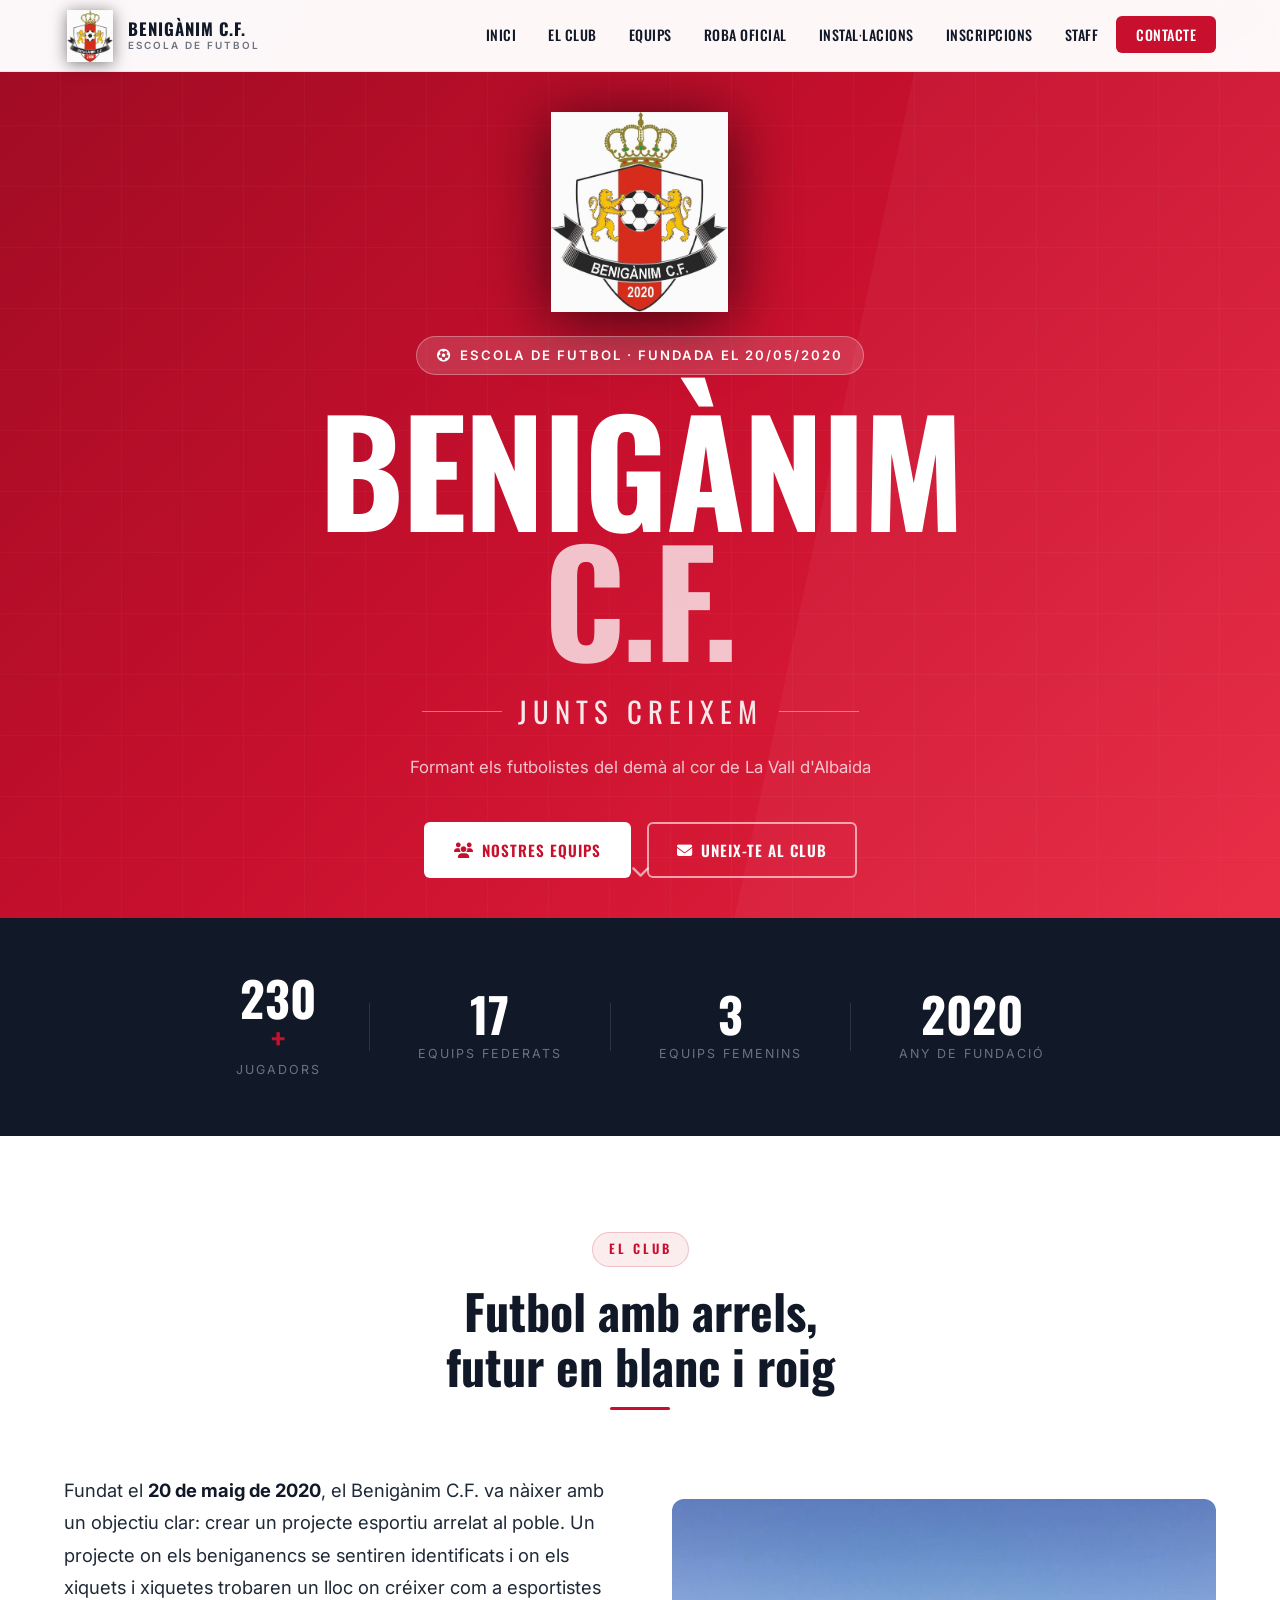
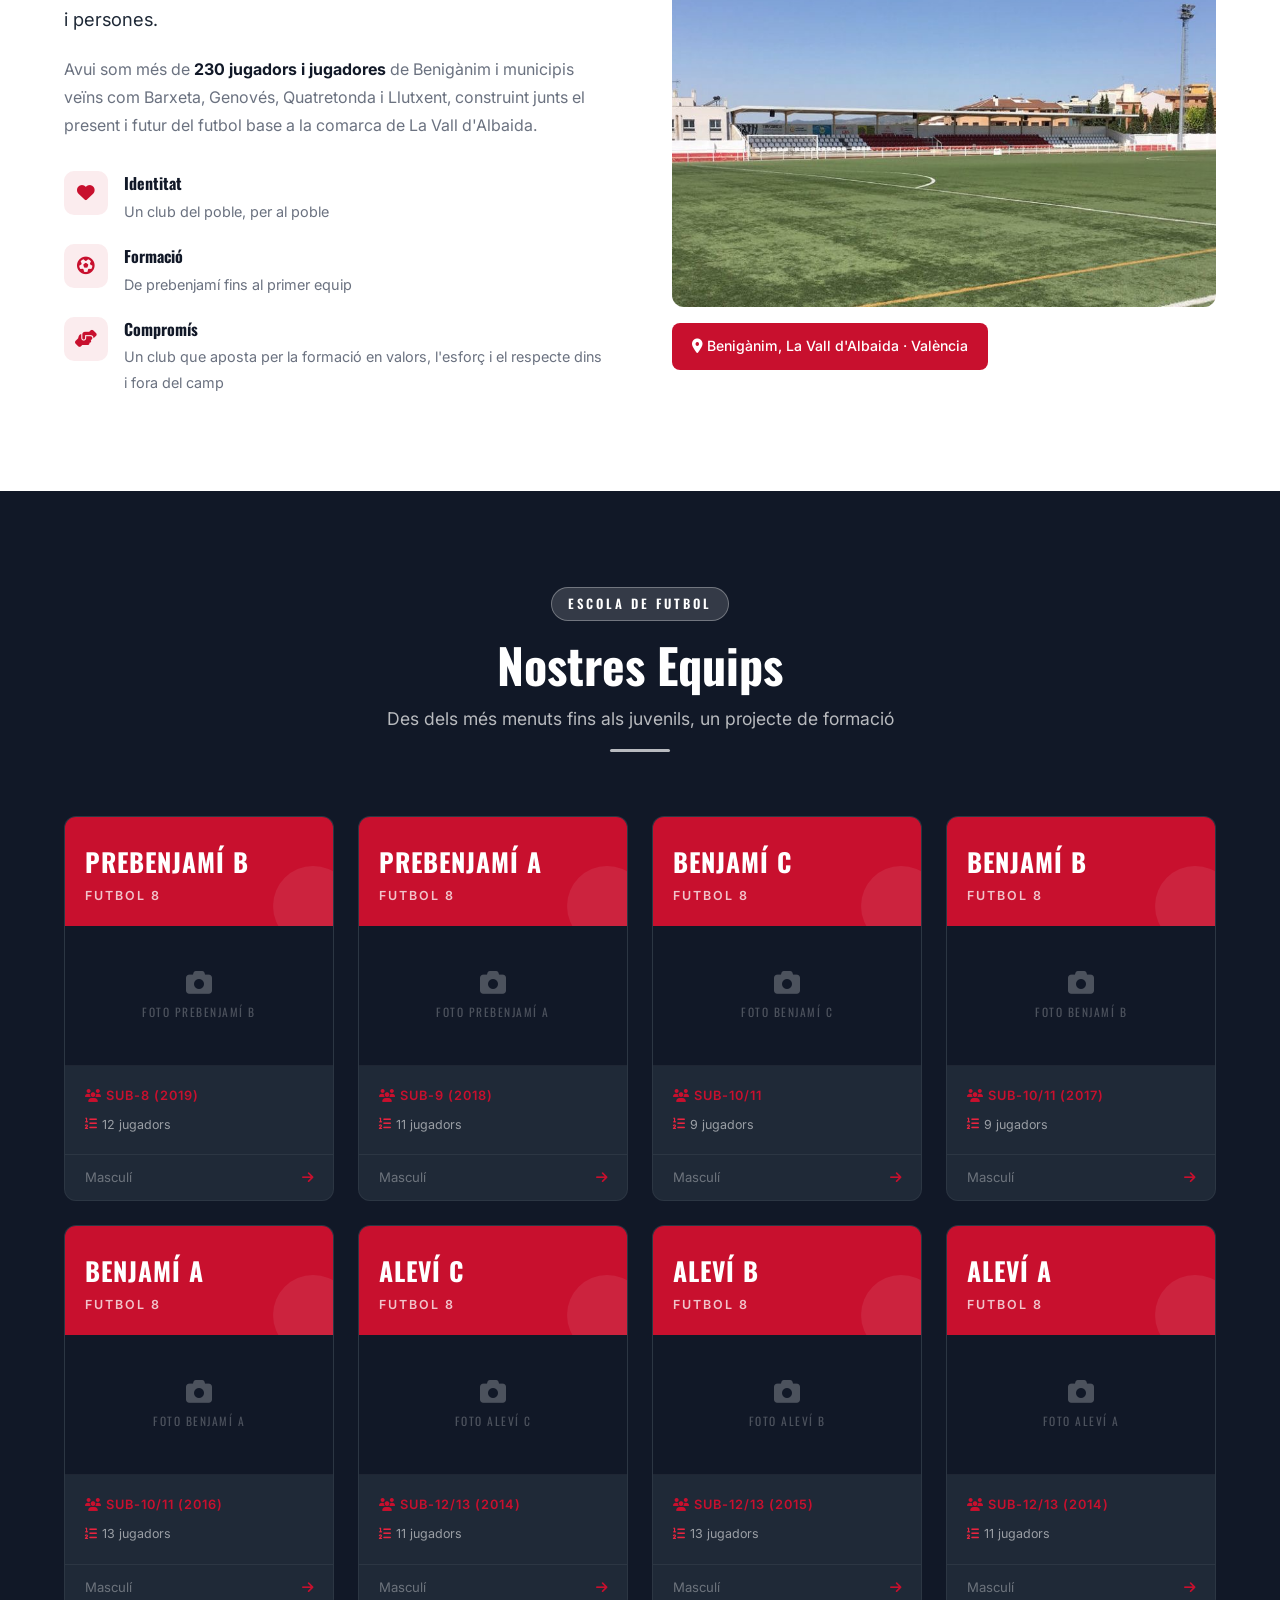
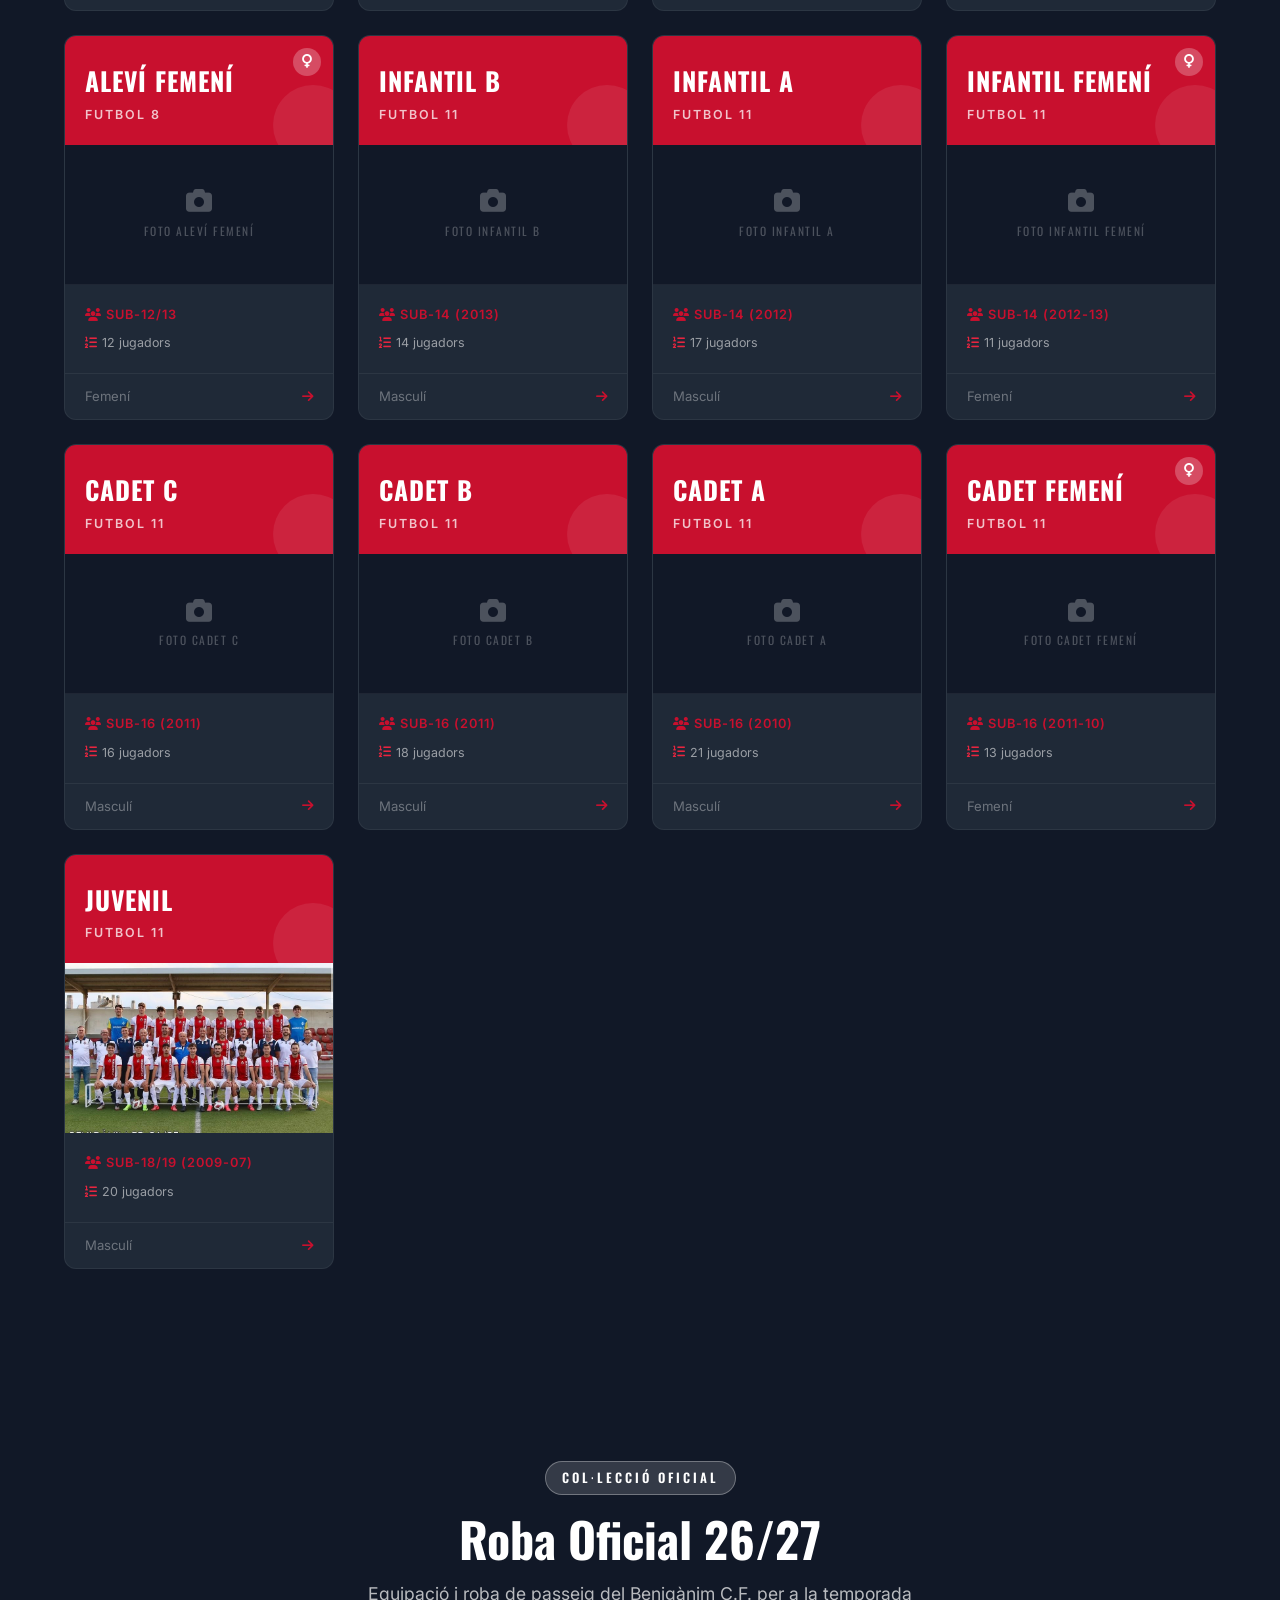
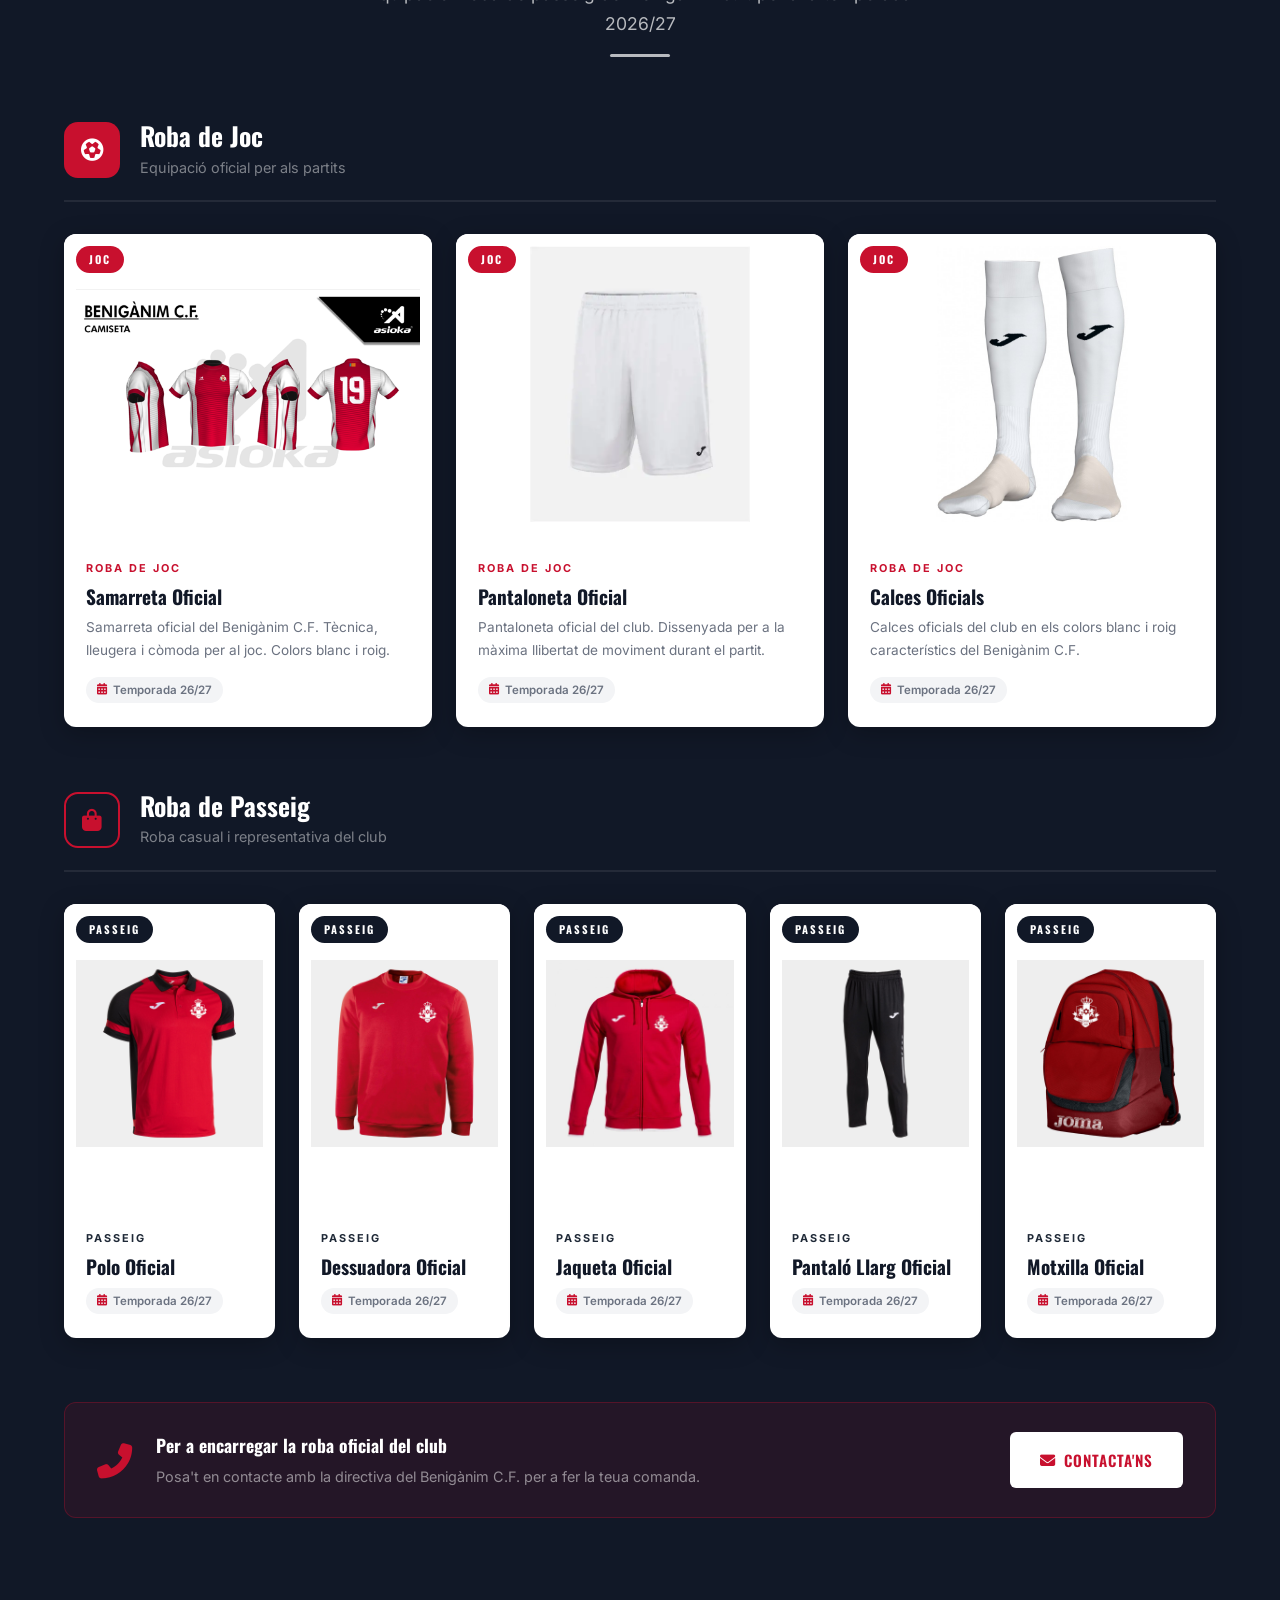
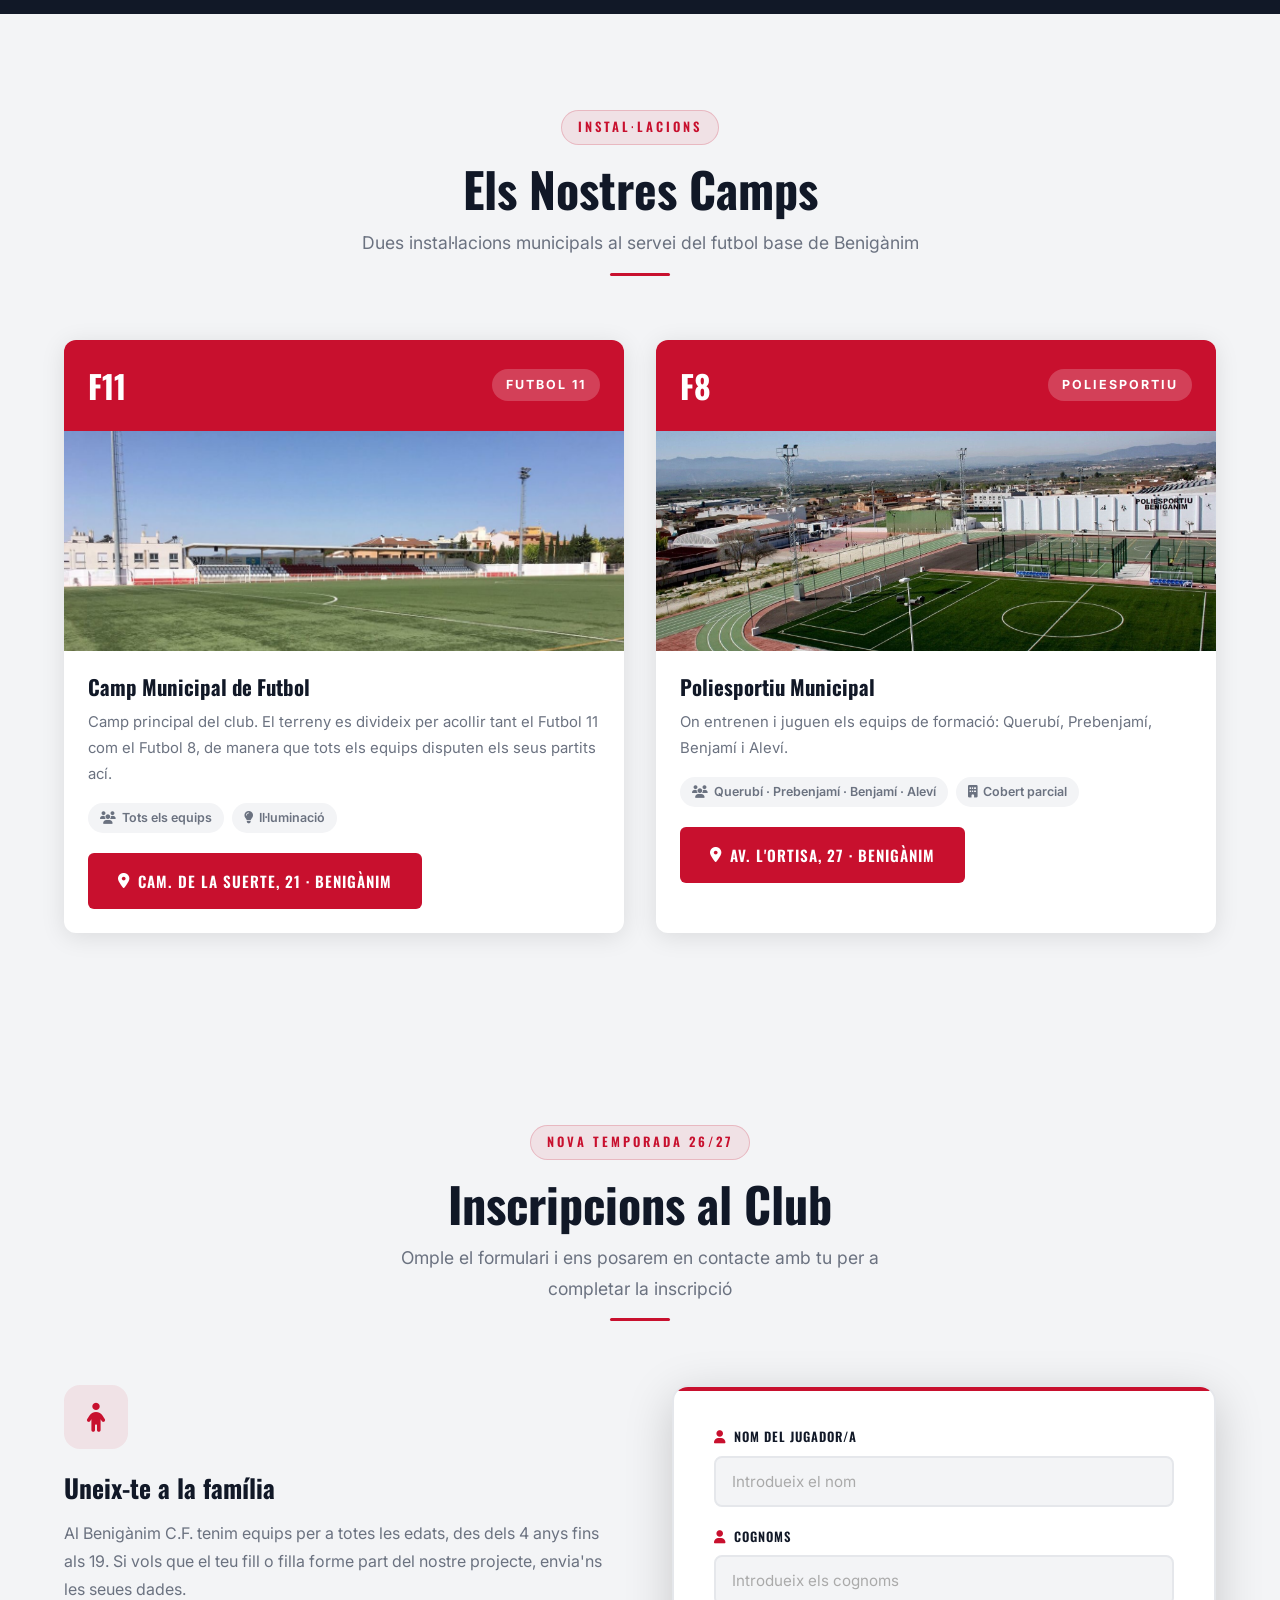
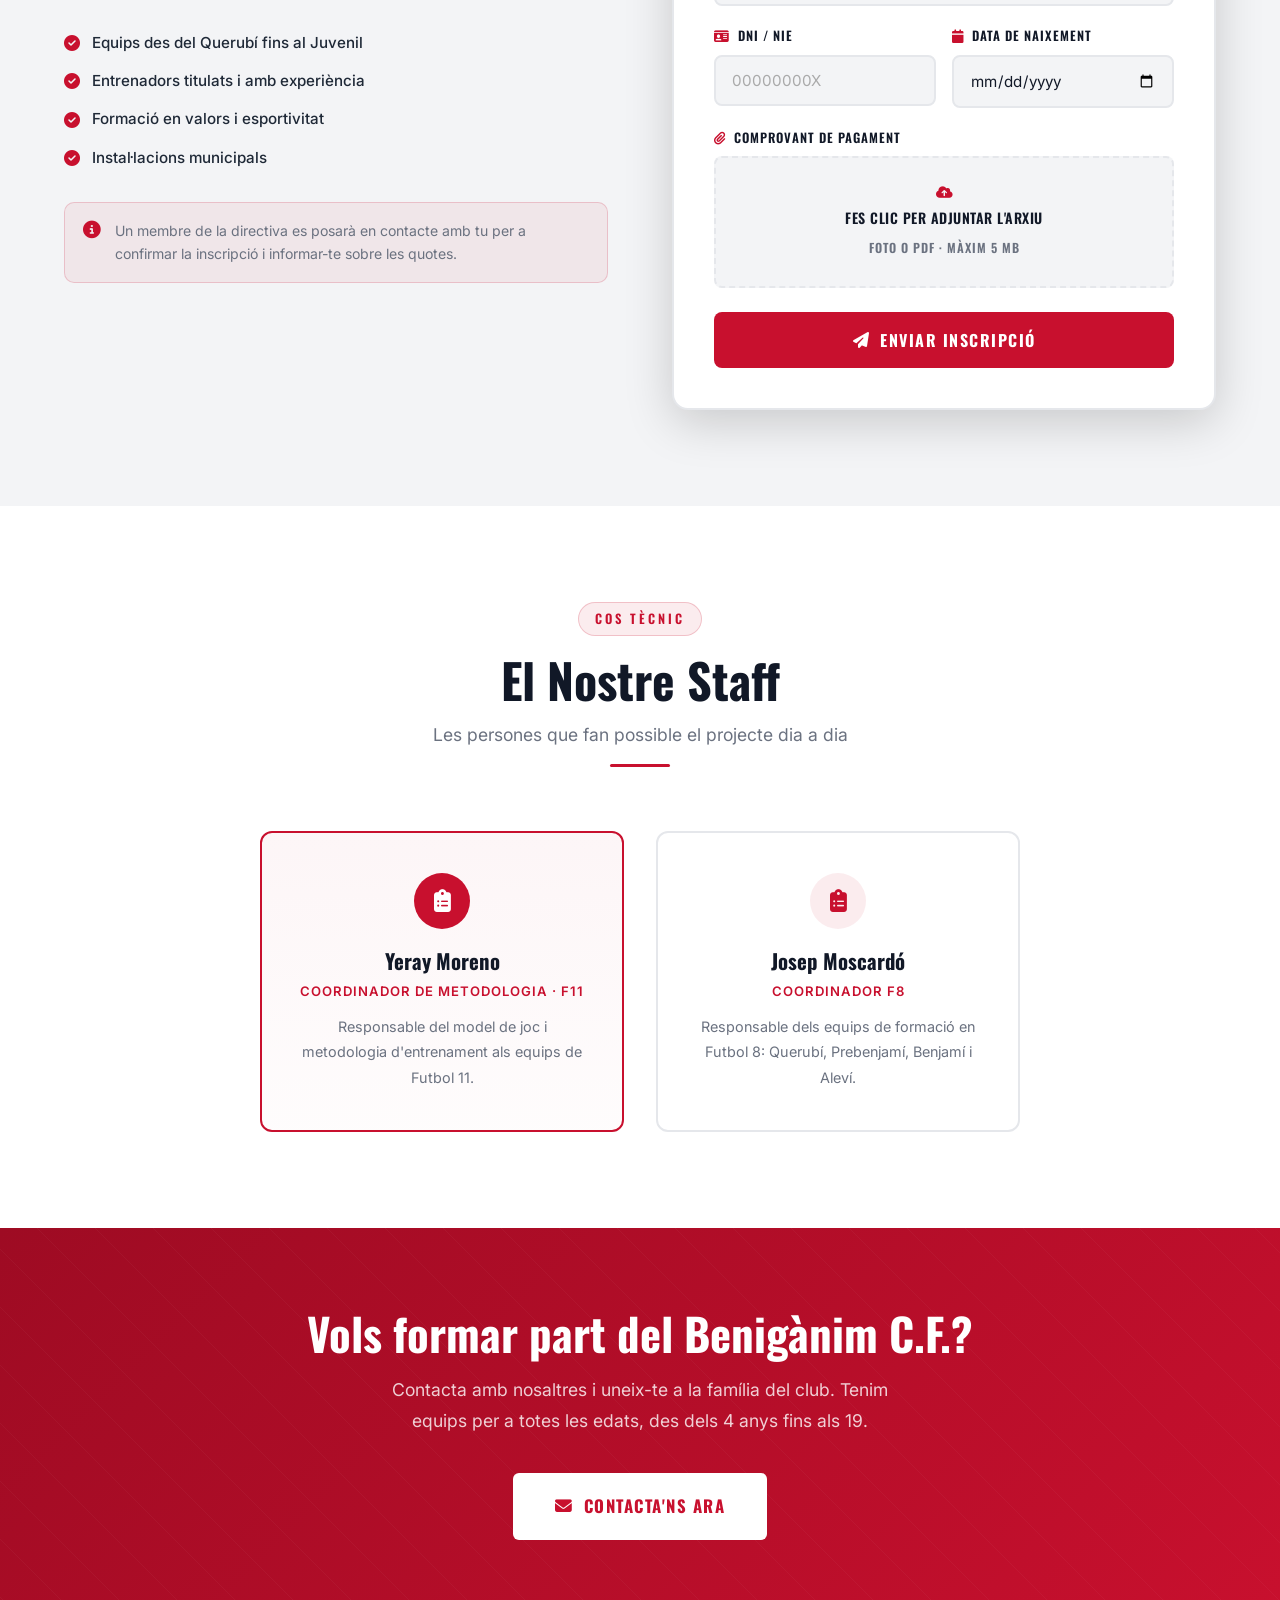
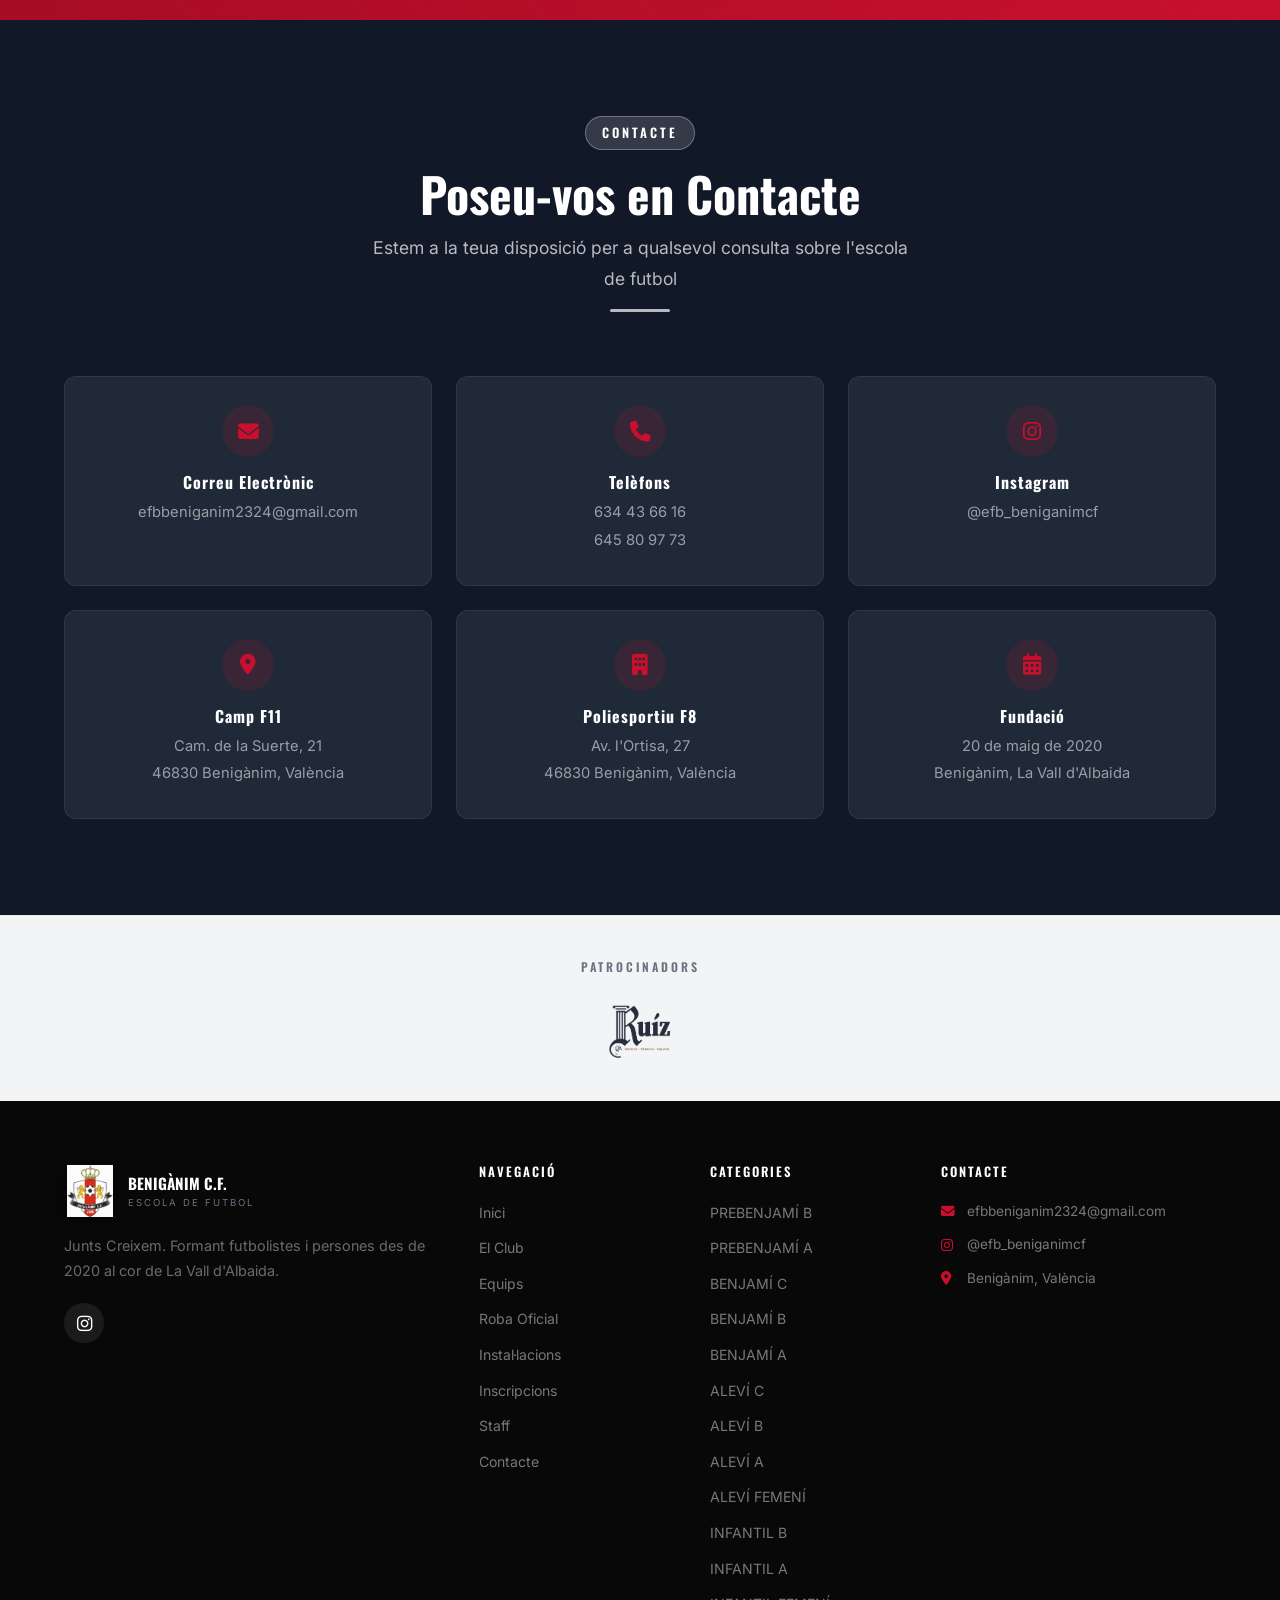
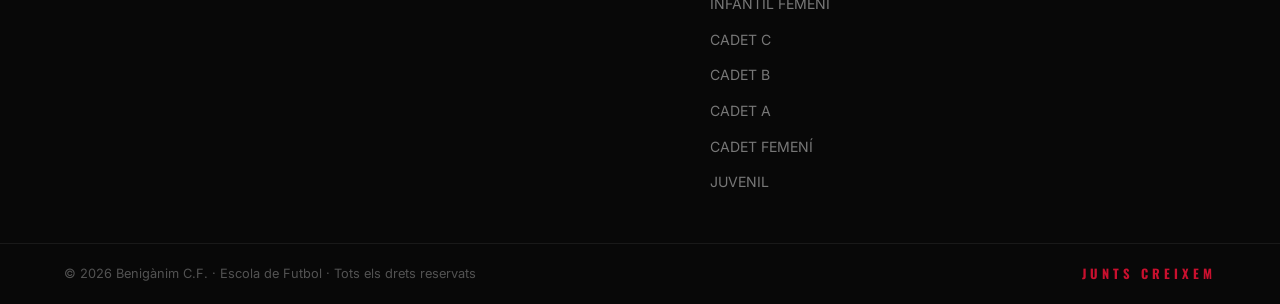
<file: index.html>
<!DOCTYPE html>
<html lang="ca">
<head>
  <meta charset="UTF-8">
  <meta name="viewport" content="width=device-width, initial-scale=1.0">
  <title>Benigànim C.F. · Escola de Futbol</title>
  <meta name="description" content="Escola de Futbol Benigànim C.F. — Junts Creixem. Equips des del Querubí fins al Juvenil a Benigànim, València.">
  <link rel="preconnect" href="https://fonts.googleapis.com">
  <link rel="preconnect" href="https://fonts.gstatic.com" crossorigin>
  <link href="https://fonts.googleapis.com/css2?family=Oswald:wght@400;500;600;700&family=Inter:wght@300;400;500;600;700&display=swap" rel="stylesheet">
  <link rel="stylesheet" href="https://cdnjs.cloudflare.com/ajax/libs/font-awesome/6.5.0/css/all.min.css">
  <link rel="stylesheet" href="css/style.css">
</head>
<body>

  <!-- NAVBAR -->
  <nav class="navbar" id="navbar">
    <div class="nav-container">
      <a href="#inicio" class="nav-logo">
        <img src="assets/escut.jpg" alt="Escut Benigànim C.F." class="nav-escut">
        <div class="logo-text">
          <span class="logo-name">BENIGÀNIM C.F.</span>
          <span class="logo-sub">ESCOLA DE FUTBOL</span>
        </div>
      </a>
      <ul class="nav-links" id="navLinks">
        <li><a href="#inicio" class="nav-link">Inici</a></li>
        <li><a href="#club" class="nav-link">El Club</a></li>
        <li><a href="#equipos" class="nav-link">Equips</a></li>
        <li><a href="#roba" class="nav-link">Roba Oficial</a></li>
        <li><a href="#instalaciones" class="nav-link">Instal·lacions</a></li>
        <li><a href="#inscripcions" class="nav-link">Inscripcions</a></li>
        <li><a href="#staff" class="nav-link">Staff</a></li>
        <li><a href="#contacto" class="nav-link nav-cta">Contacte</a></li>
      </ul>
      <button class="hamburger" id="hamburger" aria-label="Menú">
        <span></span><span></span><span></span>
      </button>
    </div>
  </nav>

  <!-- HERO -->
  <section class="hero" id="inicio">
    <div class="hero-overlay"></div>
    <div class="hero-pattern"></div>
    <div class="hero-content">
      <img src="assets/escut.jpg" alt="Escut Benigànim C.F." class="hero-escut">
      <div class="hero-badge">
        <i class="fas fa-futbol"></i>
        Escola de Futbol · Fundada el 20/05/2020
      </div>
      <h1 class="hero-title">
        BENIGÀNIM<br>
        <span class="hero-cf">C.F.</span>
      </h1>
      <div class="hero-slogan-wrap">
        <span class="hero-line"></span>
        <p class="hero-slogan">JUNTS CREIXEM</p>
        <span class="hero-line"></span>
      </div>
      <p class="hero-subtitle">Formant els futbolistes del demà al cor de La Vall d'Albaida</p>
      <div class="hero-buttons">
        <a href="#equipos" class="btn btn-white">
          <i class="fas fa-users"></i> Nostres Equips
        </a>
        <a href="#contacto" class="btn btn-outline-white">
          <i class="fas fa-envelope"></i> Uneix-te al Club
        </a>
      </div>
    </div>
    <a href="#stats" class="hero-scroll">
      <i class="fas fa-chevron-down"></i>
    </a>
  </section>

  <!-- STATS BAR -->
  <section class="stats-bar" id="stats">
    <div class="stats-container">
      <div class="stat-item">
        <span class="stat-number" data-target="230">0</span>
        <span class="stat-suffix">+</span>
        <span class="stat-label">Jugadors</span>
      </div>
      <div class="stat-divider"></div>
      <div class="stat-item">
        <span class="stat-number" data-target="17">0</span>
        <span class="stat-label">Equips Federats</span>
      </div>
      <div class="stat-divider"></div>
      <div class="stat-item">
        <span class="stat-number" data-target="3">0</span>
<span class="stat-label">Equips Femenins</span>
      </div>
      <div class="stat-divider"></div>
      <div class="stat-item">
        <span class="stat-number" data-target="2020">0</span>
        <span class="stat-label">Any de Fundació</span>
      </div>
    </div>
  </section>

  <!-- ABOUT -->
  <section class="about section" id="club">
    <div class="container">
      <div class="section-header">
        <span class="section-tag">El Club</span>
        <h2>Futbol amb arrels,<br>futur en blanc i roig</h2>
      </div>
      <div class="about-grid">
        <div class="about-text reveal">
          <p class="lead">Fundat el <strong>20 de maig de 2020</strong>, el Benigànim C.F. va nàixer amb un objectiu clar: crear un projecte esportiu arrelat al poble. Un projecte on els beniganencs se sentiren identificats i on els xiquets i xiquetes trobaren un lloc on créixer com a esportistes i persones.</p>
          <p>Avui som més de <strong>230 jugadors i jugadores</strong> de Benigànim i municipis veïns com Barxeta, Genovés, Quatretonda i Llutxent, construint junts el present i futur del futbol base a la comarca de La Vall d'Albaida.</p>
          <div class="about-values">

            <div class="value-item">
              <div class="value-icon"><i class="fas fa-heart"></i></div>
              <div>
                <strong>Identitat</strong>
                <p>Un club del poble, per al poble</p>
              </div>
            </div>
            <div class="value-item">
              <div class="value-icon"><i class="fas fa-futbol"></i></div>
              <div>
                <strong>Formació</strong>
                <p>De prebenjamí fins al primer equip</p>
              </div>
            </div>
            <div class="value-item">
              <div class="value-icon"><i class="fas fa-hands-helping"></i></div>
              <div>
                <strong>Compromís</strong>
                <p>Un club que aposta per la formació en valors, l'esforç i el respecte dins i fora del camp</p>
              </div>
            </div>
          </div>
        </div>
        <div class="about-image reveal">
          <div class="about-image-box" id="aboutImageBox">
            <img src="assets/IMAGEN 1.JPG" alt="Benigànim C.F." class="about-img">
          </div>
          <div class="about-tag-box">
            <span><i class="fas fa-map-marker-alt"></i> Benigànim, La Vall d'Albaida · València</span>
          </div>
        </div>
      </div>
    </div>
  </section>

  <!-- TEAMS -->
  <section class="teams-section section" id="equipos">
    <div class="container">
      <div class="section-header light">
        <span class="section-tag tag-light">Escola de Futbol</span>
        <h2>Nostres Equips</h2>
        <p class="section-desc">Des dels més menuts fins als juvenils, un projecte de formació</p>
      </div>
      <div class="teams-grid" id="teamsGrid">
        <!-- Generado por JavaScript -->
      </div>
    </div>
  </section>

  <!-- ROBA OFICIAL -->
  <section class="tienda-section section" id="roba">
    <div class="container">
      <div class="section-header light">
        <span class="section-tag tag-light">Col·lecció Oficial</span>
        <h2>Roba Oficial 26/27</h2>
        <p class="section-desc">Equipació i roba de passeig del Benigànim C.F. per a la temporada 2026/27</p>
      </div>

      <!-- Roba de Joc -->
      <div class="tienda-categoria">
        <div class="tienda-cat-header">
          <div class="tienda-cat-icon"><i class="fas fa-futbol"></i></div>
          <div>
            <h3>Roba de Joc</h3>
            <p>Equipació oficial per als partits</p>
          </div>
        </div>
        <div class="tienda-grid">
          <div class="tienda-card">
            <div class="tienda-img-wrap tienda-img-wrap-contain">
              <img src="assets/CAMISETA JUGADOR.png" alt="Samarreta de Jugar" class="tienda-img tienda-img-contain">
              <div class="tienda-badge tienda-badge-joc">Joc</div>
            </div>
            <div class="tienda-card-body">
              <span class="tienda-cat-tag">Roba de Joc</span>
              <h4>Samarreta Oficial</h4>
              <p class="tienda-desc">Samarreta oficial del Benigànim C.F. Tècnica, lleugera i còmoda per al joc. Colors blanc i roig.</p>
              <div class="tienda-temporada"><i class="fas fa-calendar-alt"></i> Temporada 26/27</div>
            </div>
          </div>
          <div class="tienda-card">
            <div class="tienda-img-wrap tienda-img-wrap-contain">
              <img src="assets/PANTALONETA JUGAR.webp" alt="Pantaloneta de Jugar" class="tienda-img tienda-img-contain">
              <div class="tienda-badge tienda-badge-joc">Joc</div>
            </div>
            <div class="tienda-card-body">
              <span class="tienda-cat-tag">Roba de Joc</span>
              <h4>Pantaloneta Oficial</h4>
              <p class="tienda-desc">Pantaloneta oficial del club. Dissenyada per a la màxima llibertat de moviment durant el partit.</p>
              <div class="tienda-temporada"><i class="fas fa-calendar-alt"></i> Temporada 26/27</div>
            </div>
          </div>
          <div class="tienda-card">
            <div class="tienda-img-wrap tienda-img-wrap-contain">
              <img src="assets/CALCES.jpg" alt="Calces Oficials" class="tienda-img tienda-img-contain">
              <div class="tienda-badge tienda-badge-joc">Joc</div>
            </div>
            <div class="tienda-card-body">
              <span class="tienda-cat-tag">Roba de Joc</span>
              <h4>Calces Oficials</h4>
              <p class="tienda-desc">Calces oficials del club en els colors blanc i roig característics del Benigànim C.F.</p>
              <div class="tienda-temporada"><i class="fas fa-calendar-alt"></i> Temporada 26/27</div>
            </div>
          </div>
        </div>
      </div>

      <!-- Roba de Passeig -->
      <div class="tienda-categoria">
        <div class="tienda-cat-header">
          <div class="tienda-cat-icon tienda-cat-icon-passeig"><i class="fas fa-shopping-bag"></i></div>
          <div>
            <h3>Roba de Passeig</h3>
            <p>Roba casual i representativa del club</p>
          </div>
        </div>
        <div class="tienda-grid tienda-grid-5">
          <div class="tienda-card">
            <div class="tienda-img-wrap tienda-img-wrap-contain">
              <img src="assets/POLO.jpeg" alt="Polo Oficial" class="tienda-img tienda-img-contain">
              <div class="tienda-badge tienda-badge-passeig">Passeig</div>
            </div>
            <div class="tienda-card-body">
              <span class="tienda-cat-tag tienda-cat-tag-passeig">Passeig</span>
              <h4>Polo Oficial</h4>
              <div class="tienda-temporada"><i class="fas fa-calendar-alt"></i> Temporada 26/27</div>
            </div>
          </div>
          <div class="tienda-card">
            <div class="tienda-img-wrap tienda-img-wrap-contain">
              <img src="assets/SUDADERA.jpeg" alt="Dessuadora Oficial" class="tienda-img tienda-img-contain">
              <div class="tienda-badge tienda-badge-passeig">Passeig</div>
            </div>
            <div class="tienda-card-body">
              <span class="tienda-cat-tag tienda-cat-tag-passeig">Passeig</span>
              <h4>Dessuadora Oficial</h4>
              <div class="tienda-temporada"><i class="fas fa-calendar-alt"></i> Temporada 26/27</div>
            </div>
          </div>
          <div class="tienda-card">
            <div class="tienda-img-wrap tienda-img-wrap-contain">
              <img src="assets/CHAQUETA.jpeg" alt="Jaqueta Oficial" class="tienda-img tienda-img-contain">
              <div class="tienda-badge tienda-badge-passeig">Passeig</div>
            </div>
            <div class="tienda-card-body">
              <span class="tienda-cat-tag tienda-cat-tag-passeig">Passeig</span>
              <h4>Jaqueta Oficial</h4>
              <div class="tienda-temporada"><i class="fas fa-calendar-alt"></i> Temporada 26/27</div>
            </div>
          </div>
          <div class="tienda-card">
            <div class="tienda-img-wrap tienda-img-wrap-contain">
              <img src="assets/PANTALON LARGO.jpeg" alt="Pantaló Llarg Oficial" class="tienda-img tienda-img-contain">
              <div class="tienda-badge tienda-badge-passeig">Passeig</div>
            </div>
            <div class="tienda-card-body">
              <span class="tienda-cat-tag tienda-cat-tag-passeig">Passeig</span>
              <h4>Pantaló Llarg Oficial</h4>
              <div class="tienda-temporada"><i class="fas fa-calendar-alt"></i> Temporada 26/27</div>
            </div>
          </div>
          <div class="tienda-card">
            <div class="tienda-img-wrap tienda-img-wrap-contain">
              <img src="assets/MOCHILA.jpeg" alt="Motxilla Oficial" class="tienda-img tienda-img-contain">
              <div class="tienda-badge tienda-badge-passeig">Passeig</div>
            </div>
            <div class="tienda-card-body">
              <span class="tienda-cat-tag tienda-cat-tag-passeig">Passeig</span>
              <h4>Motxilla Oficial</h4>
              <div class="tienda-temporada"><i class="fas fa-calendar-alt"></i> Temporada 26/27</div>
            </div>
          </div>
        </div>
      </div>

      <!-- CTA Contacte -->
      <div class="tienda-cta">
        <i class="fas fa-phone-alt"></i>
        <div>
          <strong>Per a encarregar la roba oficial del club</strong>
          <p>Posa't en contacte amb la directiva del Benigànim C.F. per a fer la teua comanda.</p>
        </div>
        <a href="#contacto" class="btn btn-white">
          <i class="fas fa-envelope"></i> Contacta'ns
        </a>
      </div>
    </div>
  </section>

  <!-- FACILITIES -->
  <section class="facilities section" id="instalaciones">
    <div class="container">
      <div class="section-header">
        <span class="section-tag">Instal·lacions</span>
        <h2>Els Nostres Camps</h2>
        <p class="section-desc">Dues instal·lacions municipals al servei del futbol base de Benigànim</p>
      </div>
      <div class="facilities-grid">
        <div class="facility-card reveal">
          <div class="facility-header">
            <div class="facility-number">F11</div>
            <div class="facility-badge">Futbol 11</div>
          </div>
          <div class="facility-image-wrap">
            <img src="assets/IMAGEN 1.JPG" alt="Camp de Futbol 11" class="facility-img">
          </div>
          <div class="facility-body">
            <h3>Camp Municipal de Futbol</h3>
            <p>Camp principal del club. El terreny es divideix per acollir tant el Futbol 11 com el Futbol 8, de manera que tots els equips disputen els seus partits ací.</p>
            <div class="facility-tags">
              <span class="ftag"><i class="fas fa-users"></i> Tots els equips</span>
              <span class="ftag"><i class="fas fa-lightbulb"></i> Il·luminació</span>
            </div>
            <a class="btn btn-red" href="https://www.google.com/maps/search/Cam.+de+la+Suerte+21+46830+Benigànim+Valencia" target="_blank" rel="noopener">
              <i class="fas fa-map-marker-alt"></i>
              Cam. de la Suerte, 21 · Benigànim
            </a>
          </div>
        </div>

        <div class="facility-card reveal">
          <div class="facility-header">
            <div class="facility-number">F8</div>
            <div class="facility-badge">Poliesportiu</div>
          </div>
          <div class="facility-image-wrap">
            <img src="assets/IMAGEN 2.jpg" alt="Poliesportiu Municipal F8" class="facility-img">
          </div>
          <div class="facility-body">
            <h3>Poliesportiu Municipal</h3>
            <p>On entrenen i juguen els equips de formació: Querubí, Prebenjamí, Benjamí i Aleví.</p>
            <div class="facility-tags">
              <span class="ftag"><i class="fas fa-users"></i> Querubí · Prebenjamí · Benjamí · Aleví</span>
              <span class="ftag"><i class="fas fa-building"></i> Cobert parcial</span>
            </div>
            <a class="btn btn-red" href="https://www.google.com/maps/search/Av.+l'Ortisa+27+46830+Benigànim+Valencia" target="_blank" rel="noopener">
              <i class="fas fa-map-marker-alt"></i>
              Av. l'Ortisa, 27 · Benigànim
            </a>
          </div>
        </div>
      </div>
    </div>
  </section>

  <!-- INSCRIPCIONS -->
  <section class="inscripcions-section section" id="inscripcions">
    <div class="container">
      <div class="section-header">
        <span class="section-tag">Nova Temporada 26/27</span>
        <h2>Inscripcions al Club</h2>
        <p class="section-desc">Omple el formulari i ens posarem en contacte amb tu per a completar la inscripció</p>
      </div>
      <div class="inscripcions-layout">
        <div class="inscripcions-info reveal">
          <div class="inscripcions-icon"><i class="fas fa-child"></i></div>
          <h3>Uneix-te a la família</h3>
          <p>Al Benigànim C.F. tenim equips per a totes les edats, des dels 4 anys fins als 19. Si vols que el teu fill o filla forme part del nostre projecte, envia'ns les seues dades.</p>
          <ul class="inscripcions-list">
            <li><i class="fas fa-check-circle"></i> Equips des del Querubí fins al Juvenil</li>
            <li><i class="fas fa-check-circle"></i> Entrenadors titulats i amb experiència</li>
            <li><i class="fas fa-check-circle"></i> Formació en valors i esportivitat</li>
            <li><i class="fas fa-check-circle"></i> Instal·lacions municipals</li>
          </ul>
          <div class="inscripcions-note">
            <i class="fas fa-info-circle"></i>
            <p>Un membre de la directiva es posarà en contacte amb tu per a confirmar la inscripció i informar-te sobre les quotes.</p>
          </div>
        </div>
        <div class="inscripcions-form-wrap reveal">
          <form id="inscripcioForm" class="inscripcio-form" action="javascript:void(0)">

            <div class="form-group">
              <label for="nom"><i class="fas fa-user"></i> Nom del Jugador/a</label>
              <input type="text" id="nom" name="nom" placeholder="Introdueix el nom" required>
            </div>

            <div class="form-group">
              <label for="cognoms"><i class="fas fa-user"></i> Cognoms</label>
              <input type="text" id="cognoms" name="cognoms" placeholder="Introdueix els cognoms" required>
            </div>

            <div class="form-row-2">
              <div class="form-group">
                <label for="dni"><i class="fas fa-id-card"></i> DNI / NIE</label>
                <input type="text" id="dni" name="dni" placeholder="00000000X" required>
              </div>
              <div class="form-group">
                <label for="data_naixement"><i class="fas fa-calendar"></i> Data de Naixement</label>
                <input type="date" id="data_naixement" name="data_naixement" required>
              </div>
            </div>

            <div class="form-group">
              <label for="comprovant"><i class="fas fa-paperclip"></i> Comprovant de Pagament</label>
              <label for="comprovant" class="file-upload-area" id="fileLabel">
                <i class="fas fa-cloud-upload-alt"></i>
                <span class="file-upload-text">Fes clic per adjuntar l'arxiu</span>
                <span class="file-upload-hint">Foto o PDF · Màxim 5 MB</span>
              </label>
              <input type="file" id="comprovant" name="comprovant" accept="image/*,.pdf" required style="display:none">
            </div>

            <button type="submit" class="inscripcio-btn" id="submitBtn">
              <i class="fas fa-paper-plane"></i> Enviar Inscripció
            </button>
            <p id="formMissatge" style="display:none; margin-top:1rem; font-weight:600; text-align:center;"></p>
          </form>

        </div>
      </div>
    </div>
  </section>

  <!-- STAFF -->
  <section class="staff-section section" id="staff">
    <div class="container">
      <div class="section-header">
        <span class="section-tag">Cos Tècnic</span>
        <h2>El Nostre Staff</h2>
        <p class="section-desc">Les persones que fan possible el projecte dia a dia</p>
      </div>
      <div class="staff-grid staff-grid-2">
        <div class="staff-card staff-featured reveal">
          <div class="staff-info">
            <div class="staff-icon"><i class="fas fa-clipboard-list"></i></div>
            <h3>Yeray Moreno</h3>
            <span class="staff-role">Coordinador de Metodologia · F11</span>
            <p class="staff-desc">Responsable del model de joc i metodologia d'entrenament als equips de Futbol 11.</p>
          </div>
        </div>
        <div class="staff-card reveal">
          <div class="staff-info">
            <div class="staff-icon"><i class="fas fa-clipboard-list"></i></div>
            <h3>Josep Moscardó</h3>
            <span class="staff-role">Coordinador F8</span>
            <p class="staff-desc">Responsable dels equips de formació en Futbol 8: Querubí, Prebenjamí, Benjamí i Aleví.</p>
          </div>
        </div>
      </div>
    </div>
  </section>

  <!-- JOIN CTA -->
  <section class="join-cta">
    <div class="join-overlay"></div>
    <div class="container join-content">
      <h2>Vols formar part del Benigànim C.F.?</h2>
      <p>Contacta amb nosaltres i uneix-te a la família del club. Tenim equips per a totes les edats, des dels 4 anys fins als 19.</p>
      <a href="#contacto" class="btn btn-white-lg">
        <i class="fas fa-envelope"></i> Contacta'ns ara
      </a>
    </div>
  </section>

  <!-- CONTACT -->
  <section class="contact-section section" id="contacto">
    <div class="container">
      <div class="section-header light">
        <span class="section-tag tag-light">Contacte</span>
        <h2>Poseu-vos en Contacte</h2>
        <p class="section-desc">Estem a la teua disposició per a qualsevol consulta sobre l'escola de futbol</p>
      </div>
      <div class="contact-grid">
        <div class="contact-card reveal">
          <div class="contact-icon"><i class="fas fa-envelope"></i></div>
          <h4>Correu Electrònic</h4>
          <a href="mailto:efbbeniganim2324@gmail.com">efbbeniganim2324@gmail.com</a>
        </div>
        <div class="contact-card reveal">
          <div class="contact-icon"><i class="fas fa-phone"></i></div>
          <h4>Telèfons</h4>
          <a href="tel:634436616">634 43 66 16</a>
          <a href="tel:645809773">645 80 97 73</a>
        </div>
        <div class="contact-card reveal">
          <div class="contact-icon"><i class="fab fa-instagram"></i></div>
          <h4>Instagram</h4>
          <a href="https://www.instagram.com/efb_beniganimcf/" target="_blank" rel="noopener">@efb_beniganimcf</a>
        </div>
        <div class="contact-card reveal">
          <div class="contact-icon"><i class="fas fa-map-marker-alt"></i></div>
          <h4>Camp F11</h4>
          <span>Cam. de la Suerte, 21</span>
          <span>46830 Benigànim, València</span>
        </div>
        <div class="contact-card reveal">
          <div class="contact-icon"><i class="fas fa-building"></i></div>
          <h4>Poliesportiu F8</h4>
          <span>Av. l'Ortisa, 27</span>
          <span>46830 Benigànim, València</span>
        </div>
        <div class="contact-card reveal">
          <div class="contact-icon"><i class="fas fa-calendar-alt"></i></div>
          <h4>Fundació</h4>
          <span>20 de maig de 2020</span>
          <span>Benigànim, La Vall d'Albaida</span>
        </div>
      </div>
    </div>
  </section>

  <!-- PATROCINADORS -->
  <section class="sponsors-section">
    <div class="container">
      <p class="sponsors-title">PATROCINADORS</p>
      <div class="sponsors-grid">
        <div class="sponsor-item">
          <img src="assets/logo-ruiz.png" alt="Gestoria Ruiz">
        </div>
      </div>
    </div>
  </section>

  <!-- FOOTER -->
  <footer class="footer">
    <div class="footer-top">
      <div class="container footer-grid">
        <div class="footer-brand">
          <div class="footer-logo">
            <img src="assets/escut.jpg" alt="Escut" class="footer-escut">
            <div>
              <span class="footer-name">BENIGÀNIM C.F.</span>
              <span class="footer-sub">ESCOLA DE FUTBOL</span>
            </div>
          </div>
          <p>Junts Creixem. Formant futbolistes i persones des de 2020 al cor de La Vall d'Albaida.</p>
          <a href="https://www.instagram.com/efb_beniganimcf/" target="_blank" rel="noopener" class="footer-social">
            <i class="fab fa-instagram"></i>
          </a>
        </div>
        <div class="footer-links">
          <h5>Navegació</h5>
          <ul>
            <li><a href="#inicio">Inici</a></li>
            <li><a href="#club">El Club</a></li>
            <li><a href="#equipos">Equips</a></li>
            <li><a href="#roba">Roba Oficial</a></li>
            <li><a href="#instalaciones">Instal·lacions</a></li>
            <li><a href="#inscripcions">Inscripcions</a></li>
            <li><a href="#staff">Staff</a></li>
            <li><a href="#contacto">Contacte</a></li>
          </ul>
        </div>
        <div class="footer-links">
          <h5>Categories</h5>
          <ul id="footerTeams">
            <!-- Filled by JS -->
          </ul>
        </div>
        <div class="footer-contact">
          <h5>Contacte</h5>
          <p><i class="fas fa-envelope"></i> efbbeniganim2324@gmail.com</p>
          <p><i class="fab fa-instagram"></i> @efb_beniganimcf</p>
          <p><i class="fas fa-map-marker-alt"></i> Benigànim, València</p>
        </div>
      </div>
    </div>
    <div class="footer-bottom">
      <div class="container">
        <span>© 2026 Benigànim C.F. · Escola de Futbol · Tots els drets reservats</span>
        <span class="footer-slogan">JUNTS CREIXEM</span>
      </div>
    </div>
  </footer>

  <!-- TEAM MODAL -->
  <div class="modal-overlay" id="modalOverlay">
    <div class="modal-box" id="modalBox">
      <button class="modal-close" id="modalClose"><i class="fas fa-times"></i></button>
      <div class="modal-header" id="modalHeader"></div>
      <div class="modal-body" id="modalBody"></div>
    </div>
  </div>

  <script src="js/main.js"></script>
</body>
</html>
</file>
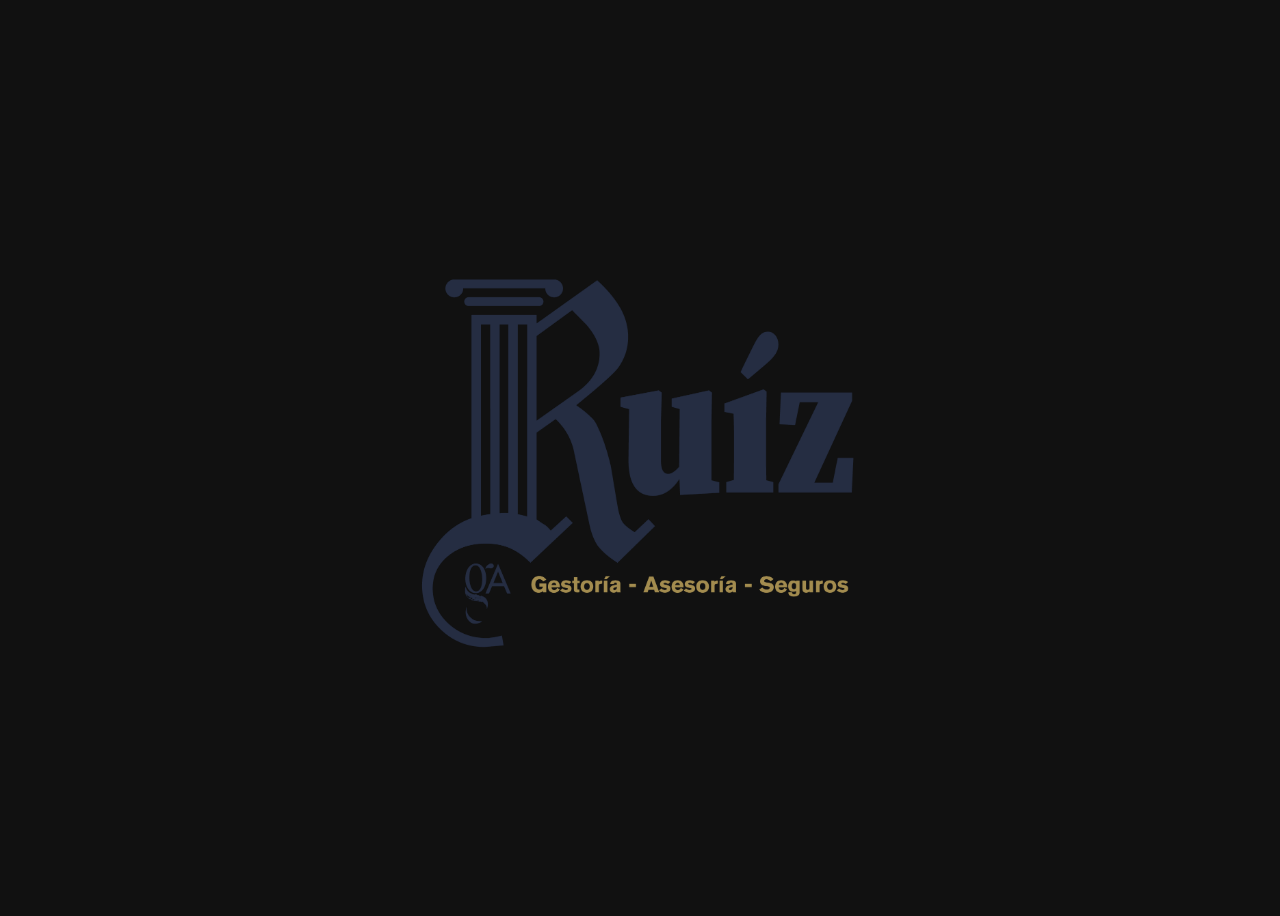
<file: preview-logo.html>
﻿<html><body style='background:#111;display:flex;align-items:center;justify-content:center;height:100vh;'><img src='[data-uri]' style='max-width:600px;max-height:600px;'></body></html>
</file>
<file: css/style.css>
/* ============================================================
   BENIGÀNIM C.F. — ESCOLA DE FUTBOL
   Disseny: Blanc i Roig · JUNTS CREIXEM
   ============================================================ */

:root {
  --red:        #C8102E;
  --red-dark:   #9E0B23;
  --red-light:  #E8253F;
  --white:      #FFFFFF;
  --black:      #0A0A0A;
  --dark:       #111827;
  --dark2:      #1F2937;
  --gray:       #6B7280;
  --gray-light: #F3F4F6;
  --gray-mid:   #E5E7EB;
  --font-head:  'Oswald', sans-serif;
  --font-body:  'Inter', sans-serif;
  --radius:     12px;
  --shadow:     0 4px 24px rgba(0,0,0,0.10);
  --shadow-lg:  0 12px 48px rgba(0,0,0,0.18);
  --nav-h:      72px;
  --transition: all 0.3s ease;
}

/* ── RESET & BASE ── */
*, *::before, *::after { box-sizing: border-box; margin: 0; padding: 0; }
html { scroll-behavior: smooth; font-size: 16px; }
body {
  font-family: var(--font-body);
  color: var(--dark);
  background: var(--white);
  overflow-x: hidden;
  line-height: 1.6;
}
img { max-width: 100%; height: auto; display: block; }
a { text-decoration: none; color: inherit; }
ul { list-style: none; }

/* ── TYPOGRAPHY ── */
h1, h2, h3, h4, h5 { font-family: var(--font-head); font-weight: 700; line-height: 1.15; }
h2 { font-size: clamp(2rem, 4vw, 3rem); }
h3 { font-size: 1.4rem; }
p { color: var(--gray); line-height: 1.75; }

/* ── CONTAINER ── */
.container { max-width: 1200px; margin: 0 auto; padding: 0 24px; }

/* ── SECTION COMMON ── */
.section { padding: 96px 0; }

.section-header { text-align: center; margin-bottom: 64px; }
.section-header.light h2 { color: var(--white); }
.section-header.light p  { color: rgba(255,255,255,0.7); }

.section-tag {
  display: inline-block;
  font-family: var(--font-head);
  font-size: 0.8rem;
  font-weight: 600;
  letter-spacing: 3px;
  text-transform: uppercase;
  color: var(--red);
  background: rgba(200,16,46,0.08);
  border: 1px solid rgba(200,16,46,0.2);
  padding: 6px 16px;
  border-radius: 100px;
  margin-bottom: 16px;
}
.tag-light {
  color: var(--white);
  background: rgba(255,255,255,0.15);
  border-color: rgba(255,255,255,0.3);
}
.section-desc { font-size: 1.1rem; margin-top: 12px; max-width: 560px; margin-left: auto; margin-right: auto; }

/* ── BUTTONS ── */
.btn {
  display: inline-flex;
  align-items: center;
  gap: 8px;
  font-family: var(--font-head);
  font-size: 0.95rem;
  font-weight: 600;
  letter-spacing: 1px;
  text-transform: uppercase;
  padding: 14px 28px;
  border-radius: 6px;
  cursor: pointer;
  border: 2px solid transparent;
  transition: var(--transition);
}
.btn-white   { background: var(--white); color: var(--red); }
.btn-white:hover { background: var(--gray-light); transform: translateY(-2px); box-shadow: var(--shadow); }
.btn-outline-white { background: transparent; color: var(--white); border-color: rgba(255,255,255,0.6); }
.btn-outline-white:hover { background: rgba(255,255,255,0.12); border-color: var(--white); transform: translateY(-2px); }
.btn-red { background: var(--red); color: var(--white); }
.btn-red:hover { background: var(--red-dark); transform: translateY(-2px); box-shadow: 0 6px 20px rgba(200,16,46,0.35); }
.btn-white-lg {
  display: inline-flex; align-items: center; gap: 10px;
  font-family: var(--font-head); font-size: 1.05rem; font-weight: 700;
  letter-spacing: 1.5px; text-transform: uppercase;
  padding: 18px 40px; border-radius: 6px;
  background: var(--white); color: var(--red);
  transition: var(--transition);
}
.btn-white-lg:hover { transform: translateY(-3px); box-shadow: 0 8px 32px rgba(0,0,0,0.25); }

/* ============================================================
   NAVBAR
   ============================================================ */
.navbar {
  position: fixed; top: 0; left: 0; width: 100%; z-index: 1000;
  height: var(--nav-h);
  background: rgba(255,255,255,0.97);
  backdrop-filter: blur(12px);
  border-bottom: 1px solid var(--gray-mid);
  transition: var(--transition);
}
.navbar.scrolled { box-shadow: 0 2px 20px rgba(0,0,0,0.12); }
.nav-container {
  max-width: 1200px; margin: 0 auto; padding: 0 24px;
  height: 100%; display: flex; align-items: center; justify-content: space-between;
}
.nav-logo { display: flex; align-items: center; gap: 12px; }
.logo-shield {
  width: 44px; height: 44px;
  background: var(--red);
  clip-path: polygon(50% 0%, 100% 20%, 100% 70%, 50% 100%, 0% 70%, 0% 20%);
  display: flex; align-items: center; justify-content: center;
  flex-shrink: 0;
}
.logo-shield span { font-family: var(--font-head); font-size: 1.3rem; font-weight: 700; color: var(--white); }
.logo-text { display: flex; flex-direction: column; line-height: 1.2; }
.logo-name { font-family: var(--font-head); font-size: 1.05rem; font-weight: 700; color: var(--dark); letter-spacing: 1px; }
.logo-sub  { font-size: 0.62rem; font-weight: 600; letter-spacing: 2px; text-transform: uppercase; color: var(--gray); }

.nav-links { display: flex; align-items: center; gap: 4px; }
.nav-link {
  font-family: var(--font-head); font-size: 0.88rem; font-weight: 500;
  letter-spacing: 0.5px; text-transform: uppercase;
  color: var(--dark); padding: 8px 14px; border-radius: 6px;
  transition: var(--transition);
}
.nav-link:hover { color: var(--red); background: rgba(200,16,46,0.06); }
.nav-cta {
  background: var(--red); color: var(--white) !important;
  padding: 8px 20px; border-radius: 6px;
}
.nav-cta:hover { background: var(--red-dark); }

.hamburger {
  display: none; flex-direction: column; gap: 5px;
  background: none; border: none; cursor: pointer; padding: 8px;
}
.hamburger span {
  display: block; width: 24px; height: 2px;
  background: var(--dark); border-radius: 2px;
  transition: var(--transition);
}
.hamburger.active span:nth-child(1) { transform: translateY(7px) rotate(45deg); }
.hamburger.active span:nth-child(2) { opacity: 0; }
.hamburger.active span:nth-child(3) { transform: translateY(-7px) rotate(-45deg); }

/* ============================================================
   HERO
   ============================================================ */
.hero {
  position: relative; min-height: 100vh;
  background: var(--red);
  display: flex; align-items: center; justify-content: center;
  overflow: hidden; padding-top: var(--nav-h);
}
.hero-overlay {
  position: absolute; inset: 0;
  background: linear-gradient(135deg, var(--red-dark) 0%, var(--red) 50%, var(--red-light) 100%);
  z-index: 1;
}
.hero-pattern {
  position: absolute; inset: 0; z-index: 2;
  opacity: 0.06;
  background-image:
    repeating-linear-gradient(0deg, transparent, transparent 60px, rgba(255,255,255,0.5) 60px, rgba(255,255,255,0.5) 61px),
    repeating-linear-gradient(90deg, transparent, transparent 60px, rgba(255,255,255,0.5) 60px, rgba(255,255,255,0.5) 61px);
}
/* Diagonal white shape */
.hero::after {
  content: '';
  position: absolute; top: 0; right: -15%;
  width: 50%; height: 100%;
  background: rgba(255,255,255,0.04);
  transform: skewX(-12deg);
  z-index: 2;
}
.hero-content {
  position: relative; z-index: 3;
  text-align: center; color: var(--white);
  padding: 40px 24px;
  max-width: 800px;
}
.hero-badge {
  display: inline-flex; align-items: center; gap: 8px;
  font-size: 0.82rem; font-weight: 600; letter-spacing: 2px; text-transform: uppercase;
  background: rgba(255,255,255,0.15);
  border: 1px solid rgba(255,255,255,0.3);
  padding: 8px 20px; border-radius: 100px;
  margin-bottom: 28px;
  animation: fadeUp 0.8s ease both;
}
.hero-title {
  font-size: clamp(4rem, 12vw, 9rem);
  font-weight: 700; letter-spacing: -2px;
  line-height: 0.9;
  animation: fadeUp 0.8s 0.15s ease both;
}
.hero-cf { color: rgba(255,255,255,0.75); }
.hero-slogan-wrap {
  display: flex; align-items: center; gap: 16px;
  justify-content: center; margin: 24px 0 16px;
  animation: fadeUp 0.8s 0.3s ease both;
}
.hero-line { flex: 1; max-width: 80px; height: 1px; background: rgba(255,255,255,0.4); }
.hero-slogan {
  font-family: var(--font-head); font-size: clamp(1.2rem, 3vw, 1.8rem);
  font-weight: 400; letter-spacing: 6px; text-transform: uppercase;
  color: rgba(255,255,255,0.9); margin: 0;
}
.hero-subtitle {
  font-size: 1.05rem; color: rgba(255,255,255,0.75);
  margin-bottom: 40px;
  animation: fadeUp 0.8s 0.45s ease both;
}
.hero-buttons {
  display: flex; gap: 16px; justify-content: center; flex-wrap: wrap;
  animation: fadeUp 0.8s 0.6s ease both;
}
.hero-scroll {
  position: absolute; bottom: 32px; left: 50%; transform: translateX(-50%);
  z-index: 3; color: rgba(255,255,255,0.6);
  font-size: 1.2rem; animation: bounce 2s infinite;
}

/* ============================================================
   STATS BAR
   ============================================================ */
.stats-bar {
  background: var(--dark);
  padding: 40px 0;
}
.stats-container {
  max-width: 1200px; margin: 0 auto; padding: 0 24px;
  display: flex; align-items: center; justify-content: center;
  gap: 0; flex-wrap: wrap;
}
.stat-item {
  display: flex; flex-direction: column; align-items: center;
  padding: 16px 48px; position: relative;
}
.stat-number {
  font-family: var(--font-head); font-size: 3rem; font-weight: 700;
  color: var(--white); line-height: 1;
}
.stat-suffix { font-family: var(--font-head); font-size: 2rem; font-weight: 700; color: var(--red); line-height: 1; }
.stat-label {
  font-size: 0.78rem; letter-spacing: 2px; text-transform: uppercase;
  color: var(--gray); margin-top: 6px;
}
.stat-divider { width: 1px; height: 48px; background: rgba(255,255,255,0.12); }

/* ============================================================
   ABOUT
   ============================================================ */
.about { background: var(--white); }
.about-grid {
  display: grid; grid-template-columns: 1fr 1fr; gap: 64px; align-items: center;
}
.about-text .lead {
  font-size: 1.15rem; color: var(--dark2); margin-bottom: 20px;
}
.about-text p { margin-bottom: 16px; }
.about-text strong { color: var(--dark); }
.about-values { margin-top: 32px; display: flex; flex-direction: column; gap: 20px; }
.value-item { display: flex; align-items: flex-start; gap: 16px; }
.value-icon {
  width: 44px; height: 44px; background: rgba(200,16,46,0.08);
  border-radius: 10px; display: flex; align-items: center; justify-content: center;
  font-size: 1.1rem; color: var(--red); flex-shrink: 0;
}
.value-item strong { display: block; font-family: var(--font-head); font-size: 1rem; color: var(--dark); }
.value-item p { margin: 2px 0 0; font-size: 0.9rem; }

.about-image-box {
  border-radius: var(--radius); overflow: hidden;
  aspect-ratio: 4/3; background: var(--gray-light);
  border: none;
}
.about-img {
  width: 100%; height: 100%;
  object-fit: cover; object-position: center;
  display: block;
  image-rendering: -webkit-optimize-contrast;
  image-rendering: crisp-edges;
}
.image-placeholder {
  text-align: center; color: var(--gray); padding: 32px;
}
.image-placeholder i { font-size: 3rem; margin-bottom: 12px; display: block; }
.image-placeholder small { font-size: 0.8rem; }
.image-placeholder code { background: var(--gray-mid); padding: 2px 6px; border-radius: 4px; font-size: 0.78rem; }
.about-tag-box {
  background: var(--red); color: var(--white);
  padding: 12px 20px; border-radius: 8px;
  font-size: 0.88rem; font-weight: 500;
  display: inline-flex; align-items: center; gap: 8px;
  margin-top: 16px;
}

/* ============================================================
   TEAMS
   ============================================================ */
.teams-section { background: var(--dark); }
.teams-grid {
  display: grid;
  grid-template-columns: repeat(auto-fill, minmax(260px, 1fr));
  gap: 24px;
}
.team-card {
  background: var(--dark2);
  border: 1px solid rgba(255,255,255,0.06);
  border-radius: var(--radius);
  overflow: hidden;
  cursor: pointer;
  transition: var(--transition);
  position: relative;
}
.team-card:hover {
  transform: translateY(-6px);
  border-color: var(--red);
  box-shadow: 0 12px 40px rgba(200,16,46,0.25);
}
.team-card-top {
  background: var(--red);
  padding: 24px 20px 20px;
  position: relative; overflow: hidden;
}
.team-card-top::after {
  content: '';
  position: absolute; bottom: -20px; right: -20px;
  width: 80px; height: 80px;
  background: rgba(255,255,255,0.08);
  border-radius: 50%;
}
.team-category {
  font-family: var(--font-head); font-size: 1.6rem; font-weight: 700;
  color: var(--white); letter-spacing: 1px; position: relative; z-index: 1;
}
.team-format {
  font-size: 0.78rem; font-weight: 600; letter-spacing: 2px;
  color: rgba(255,255,255,0.75); text-transform: uppercase; margin-top: 4px;
}
.team-no-fed {
  position: absolute; top: 12px; right: 12px;
  background: rgba(255,255,255,0.2); color: var(--white);
  font-size: 0.7rem; font-weight: 700; letter-spacing: 1px; text-transform: uppercase;
  padding: 3px 10px; border-radius: 100px;
}
.team-photo-wrap {
  height: 170px;
  overflow: hidden;
  background: #1e5e1a;
}
.team-photo-img {
  width: 100%;
  height: 100%;
  object-fit: cover;
  display: block;
}
.team-photo-placeholder {
  background: var(--dark);
  border-bottom: 1px solid rgba(255,255,255,0.06);
  height: 140px;
  display: flex;
  flex-direction: column;
  align-items: center;
  justify-content: center;
  gap: 8px;
  color: rgba(255,255,255,0.25);
}
.team-photo-placeholder i { font-size: 1.6rem; }
.team-photo-placeholder span {
  font-family: var(--font-head);
  font-size: 0.72rem;
  letter-spacing: 1.5px;
  text-transform: uppercase;
}
.team-card-body { padding: 20px; }
.team-age {
  font-size: 0.8rem; font-weight: 600; letter-spacing: 1px; text-transform: uppercase;
  color: var(--red); margin-bottom: 8px;
}
.team-desc { font-size: 0.9rem; color: rgba(255,255,255,0.55); margin-bottom: 16px; }
.team-count {
  display: flex; align-items: center; gap: 8px;
  font-size: 0.85rem; color: rgba(255,255,255,0.4);
}
.team-count i { font-size: 0.8rem; }
.team-logros { margin-top: 12px; display: flex; flex-direction: column; gap: 6px; }
.team-logro {
  display: flex; align-items: center; gap: 8px;
  font-size: 0.8rem; font-weight: 600;
  color: #FFD700; background: rgba(255,215,0,0.08);
  padding: 5px 10px; border-radius: 4px;
}
.team-logro i { font-size: 0.75rem; }
.team-card-footer {
  padding: 12px 20px;
  border-top: 1px solid rgba(255,255,255,0.06);
  display: flex; align-items: center; justify-content: space-between;
  font-size: 0.82rem; color: rgba(255,255,255,0.35);
}
.team-card-footer i { color: var(--red); }
.team-card:hover .team-card-footer { color: rgba(255,255,255,0.7); }

/* ============================================================
   FACILITIES
   ============================================================ */
.facilities { background: var(--gray-light); }
.facilities-grid {
  display: grid; grid-template-columns: 1fr 1fr; gap: 32px;
}
.facility-card {
  background: var(--white); border-radius: var(--radius);
  overflow: hidden; box-shadow: var(--shadow);
  transition: var(--transition);
}
.facility-card:hover { transform: translateY(-4px); box-shadow: var(--shadow-lg); }
.facility-header {
  background: var(--red);
  padding: 20px 24px;
  display: flex; align-items: center; justify-content: space-between;
}
.facility-number {
  font-family: var(--font-head); font-size: 2rem; font-weight: 700; color: var(--white);
}
.facility-badge {
  background: rgba(255,255,255,0.2); color: var(--white);
  font-size: 0.78rem; font-weight: 700; letter-spacing: 2px; text-transform: uppercase;
  padding: 6px 14px; border-radius: 100px;
}
.facility-image-wrap { height: 220px; background: #e8e8e8; overflow: hidden; }
.facility-img {
  width: 100%; height: 100%;
  object-fit: cover; object-position: center;
  display: block;
  image-rendering: -webkit-optimize-contrast;
  image-rendering: crisp-edges;
}
.facility-img-placeholder {
  height: 100%; display: flex; flex-direction: column;
  align-items: center; justify-content: center;
  background: linear-gradient(135deg, #f0f0f0, #e0e0e0);
  color: var(--gray); text-align: center;
  border: 2px dashed var(--gray-mid);
  border-top: none; border-bottom: none;
}
.facility-img-placeholder i { font-size: 2rem; margin-bottom: 8px; color: var(--gray-mid); }
.facility-img-placeholder small { font-size: 0.78rem; }
.facility-img-placeholder code { background: var(--gray-mid); padding: 2px 6px; border-radius: 4px; font-size: 0.78rem; }
.facility-body { padding: 24px; }
.facility-body h3 { font-size: 1.3rem; color: var(--dark); margin-bottom: 10px; }
.facility-body p { font-size: 0.93rem; margin-bottom: 16px; }
.facility-tags { display: flex; flex-wrap: wrap; gap: 8px; margin-bottom: 20px; }
.ftag {
  display: inline-flex; align-items: center; gap: 6px;
  font-size: 0.78rem; font-weight: 600; color: var(--gray);
  background: var(--gray-light); padding: 5px 12px; border-radius: 100px;
}

/* ============================================================
   STAFF
   ============================================================ */
.staff-section { background: var(--white); }
.staff-grid {
  display: grid; grid-template-columns: repeat(3, 1fr); gap: 32px;
}
.staff-grid-2 {
  grid-template-columns: repeat(2, 1fr);
  max-width: 760px; margin: 0 auto;
}
.staff-card {
  text-align: center; padding: 40px 32px;
  border-radius: var(--radius); border: 2px solid var(--gray-mid);
  transition: var(--transition);
}
.staff-card:hover { border-color: var(--red); box-shadow: 0 8px 32px rgba(200,16,46,0.1); transform: translateY(-4px); }
.staff-featured {
  border-color: var(--red);
  background: linear-gradient(to bottom, rgba(200,16,46,0.04), rgba(200,16,46,0.01));
}
.staff-icon {
  width: 56px; height: 56px; border-radius: 50%;
  background: rgba(200,16,46,0.08);
  display: flex; align-items: center; justify-content: center;
  font-size: 1.4rem; color: var(--red);
  margin: 0 auto 20px;
}
.staff-featured .staff-icon { background: var(--red); color: var(--white); }
.staff-info h3 { font-size: 1.3rem; color: var(--dark); margin-bottom: 8px; }
.staff-role {
  display: block; font-size: 0.82rem; font-weight: 600; letter-spacing: 1px;
  text-transform: uppercase; color: var(--red); margin-bottom: 12px;
}
.staff-desc { font-size: 0.9rem; }

/* ============================================================
   JOIN CTA
   ============================================================ */
.join-cta {
  position: relative;
  background: var(--red);
  padding: 80px 0;
  text-align: center;
  overflow: hidden;
}
.join-overlay {
  position: absolute; inset: 0;
  background: linear-gradient(135deg, var(--red-dark), var(--red));
  z-index: 0;
}
.join-cta::before {
  content: '';
  position: absolute; top: -50%; left: -10%;
  width: 120%; height: 200%;
  background: repeating-linear-gradient(
    45deg, transparent, transparent 40px,
    rgba(255,255,255,0.03) 40px, rgba(255,255,255,0.03) 41px
  );
  z-index: 1;
}
.join-content { position: relative; z-index: 2; }
.join-content h2 {
  font-size: clamp(1.8rem, 4vw, 2.8rem);
  color: var(--white); margin-bottom: 16px;
}
.join-content p {
  font-size: 1.1rem; color: rgba(255,255,255,0.8);
  max-width: 540px; margin: 0 auto 36px;
}

/* ============================================================
   CONTACT
   ============================================================ */
.contact-section { background: var(--dark); }
.contact-grid {
  display: grid;
  grid-template-columns: repeat(3, 1fr);
  gap: 24px;
}
.contact-card {
  background: var(--dark2);
  border: 1px solid rgba(255,255,255,0.07);
  border-radius: var(--radius);
  padding: 28px 24px;
  text-align: center;
  transition: var(--transition);
}
.contact-card:hover { border-color: var(--red); transform: translateY(-4px); }
.contact-icon {
  width: 52px; height: 52px;
  background: rgba(200,16,46,0.15); border-radius: 50%;
  display: flex; align-items: center; justify-content: center;
  font-size: 1.3rem; color: var(--red);
  margin: 0 auto 16px;
}
.contact-card h4 {
  font-family: var(--font-head); font-size: 1rem; letter-spacing: 1px;
  color: var(--white); margin-bottom: 10px;
}
.contact-card a, .contact-card span {
  display: block; font-size: 0.92rem;
  color: rgba(255,255,255,0.55);
  transition: var(--transition);
  margin-bottom: 4px;
}
.contact-card a:hover { color: var(--red); }

/* ============================================================
   FOOTER
   ============================================================ */
.footer { background: #080808; }
.footer-top { padding: 64px 0 48px; border-bottom: 1px solid rgba(255,255,255,0.07); }
.footer-grid {
  display: grid; grid-template-columns: 2fr 1fr 1fr 1.5fr; gap: 48px;
}
.footer-logo { display: flex; align-items: center; gap: 12px; margin-bottom: 16px; }
.logo-shield-sm {
  width: 40px; height: 40px;
  background: var(--red);
  clip-path: polygon(50% 0%, 100% 20%, 100% 70%, 50% 100%, 0% 70%, 0% 20%);
  display: flex; align-items: center; justify-content: center;
  flex-shrink: 0;
}
.logo-shield-sm span { font-family: var(--font-head); font-size: 1.1rem; font-weight: 700; color: var(--white); }
.footer-name { display: block; font-family: var(--font-head); font-size: 0.95rem; font-weight: 700; color: var(--white); }
.footer-sub  { display: block; font-size: 0.6rem; letter-spacing: 2px; text-transform: uppercase; color: var(--gray); }
.footer-brand p { font-size: 0.9rem; color: rgba(255,255,255,0.4); margin-bottom: 20px; }
.footer-social {
  display: inline-flex; align-items: center; justify-content: center;
  width: 40px; height: 40px; border-radius: 50%;
  background: rgba(255,255,255,0.08);
  font-size: 1.1rem; color: var(--white);
  transition: var(--transition);
}
.footer-social:hover { background: var(--red); transform: translateY(-2px); }
.footer-links h5 {
  font-family: var(--font-head); font-size: 0.8rem; font-weight: 600;
  letter-spacing: 2px; text-transform: uppercase; color: var(--white);
  margin-bottom: 20px;
}
.footer-links ul { display: flex; flex-direction: column; gap: 10px; }
.footer-links li a {
  font-size: 0.88rem; color: rgba(255,255,255,0.45);
  transition: var(--transition);
}
.footer-links li a:hover { color: var(--red); padding-left: 4px; }
.footer-contact h5 {
  font-family: var(--font-head); font-size: 0.8rem; font-weight: 600;
  letter-spacing: 2px; text-transform: uppercase; color: var(--white);
  margin-bottom: 20px;
}
.footer-contact p {
  display: flex; align-items: center; gap: 10px;
  font-size: 0.85rem; color: rgba(255,255,255,0.45);
  margin-bottom: 10px;
}
.footer-contact i { color: var(--red); width: 16px; }
.footer-bottom {
  padding: 20px 0;
}
.footer-bottom .container {
  display: flex; align-items: center; justify-content: space-between; flex-wrap: wrap; gap: 12px;
}
.footer-bottom span { font-size: 0.8rem; color: rgba(255,255,255,0.3); }
.footer-slogan {
  font-family: var(--font-head); font-size: 0.8rem; font-weight: 700;
  letter-spacing: 4px; color: var(--red) !important;
}

/* ============================================================
   MODAL
   ============================================================ */
.modal-overlay {
  position: fixed; inset: 0; z-index: 2000;
  background: rgba(0,0,0,0.75); backdrop-filter: blur(4px);
  display: flex; align-items: center; justify-content: center;
  padding: 24px;
  opacity: 0; pointer-events: none; transition: opacity 0.3s ease;
}
.modal-overlay.active { opacity: 1; pointer-events: all; }
.modal-box {
  background: var(--dark2); border-radius: var(--radius);
  width: 100%; max-width: 560px; position: relative;
  transform: scale(0.92) translateY(20px);
  transition: var(--transition);
  overflow: hidden;
  max-height: 90vh; overflow-y: auto;
}
.modal-overlay.active .modal-box { transform: scale(1) translateY(0); }
.modal-close {
  position: absolute; top: 16px; right: 16px;
  background: rgba(255,255,255,0.1); border: none; cursor: pointer;
  width: 36px; height: 36px; border-radius: 50%;
  color: var(--white); font-size: 1rem;
  display: flex; align-items: center; justify-content: center;
  transition: var(--transition); z-index: 10;
}
.modal-close:hover { background: var(--red); }
.modal-header {
  background: var(--red); padding: 32px 32px 24px;
  color: var(--white);
}
.modal-header h2 { font-size: 2rem; margin-bottom: 4px; }
.modal-header p { color: rgba(255,255,255,0.75); margin: 0; font-size: 0.9rem; }
.modal-body { padding: 28px 32px; }
.modal-info-row {
  display: flex; gap: 12px; flex-wrap: wrap; margin-bottom: 20px;
}
.modal-badge {
  background: rgba(200,16,46,0.12); color: var(--red);
  font-size: 0.82rem; font-weight: 600; letter-spacing: 1px; text-transform: uppercase;
  padding: 6px 14px; border-radius: 100px;
}
.modal-logros { margin-bottom: 20px; }
.modal-logros h4 {
  font-family: var(--font-head); font-size: 0.85rem; letter-spacing: 2px;
  text-transform: uppercase; color: rgba(255,255,255,0.5);
  margin-bottom: 12px;
}
.modal-logro-item {
  display: flex; align-items: center; gap: 10px;
  background: rgba(255,215,0,0.08); border-radius: 8px;
  padding: 10px 14px; margin-bottom: 8px;
  color: #FFD700; font-size: 0.88rem; font-weight: 600;
}
.modal-players-note {
  background: rgba(255,255,255,0.05); border: 1px solid rgba(255,255,255,0.1);
  border-radius: 8px; padding: 20px; text-align: center;
}
.modal-players-note i { font-size: 2rem; color: rgba(255,255,255,0.2); display: block; margin-bottom: 10px; }
.modal-players-note p { font-size: 0.9rem; color: rgba(255,255,255,0.45); margin: 0; }

/* Modal — plantilla */
.team-players-count {
  font-size: 0.78rem; color: rgba(255,255,255,0.55);
  margin-top: 4px; display: flex; align-items: center; gap: 5px;
}
.team-players-count i { color: var(--red-light); }

.modal-section { margin-bottom: 20px; }
.modal-section-title {
  font-family: var(--font-head); font-size: 1rem; font-weight: 600;
  letter-spacing: 1px; text-transform: uppercase;
  color: var(--red-light); margin-bottom: 10px;
  display: flex; align-items: center; gap: 8px;
}
.modal-coaches-list {
  list-style: none; padding: 0; margin: 0;
  display: flex; flex-wrap: wrap; gap: 8px;
}
.modal-coaches-list li {
  background: rgba(200,16,46,0.18); border: 1px solid rgba(200,16,46,0.35);
  border-radius: 20px; padding: 6px 14px;
  font-size: 0.9rem; font-weight: 600; color: var(--white);
  display: flex; align-items: center; gap: 6px;
}
.modal-coaches-list li i { color: var(--red-light); font-size: 0.8rem; }
.modal-players-list {
  list-style: none; padding: 0; margin: 0;
  display: grid; grid-template-columns: repeat(auto-fill, minmax(200px, 1fr)); gap: 6px;
  counter-reset: player-counter;
}
.modal-players-list li {
  counter-increment: player-counter;
  background: rgba(255,255,255,0.05); border-radius: 8px;
  padding: 7px 12px; font-size: 0.88rem; color: rgba(255,255,255,0.85);
  border-left: 3px solid var(--red);
  display: flex; align-items: center; gap: 8px;
}
.modal-players-list li::before {
  content: counter(player-counter);
  min-width: 22px; height: 22px; border-radius: 50%;
  background: var(--red); color: var(--white);
  font-size: 0.75rem; font-weight: 700;
  display: flex; align-items: center; justify-content: center;
  flex-shrink: 0;
}

/* Modal updated styles */
.modal-cat  { font-family: var(--font-head); font-size: 2.2rem; font-weight: 700; color: var(--white); }
.modal-meta { font-size: 0.85rem; font-weight: 600; letter-spacing: 1px; text-transform: uppercase; color: rgba(255,255,255,0.6); margin: 6px 0 12px; }
.modal-header p { color: rgba(255,255,255,0.75); font-size: 0.95rem; margin: 0 0 10px; }
.modal-logro-header {
  display: inline-flex; align-items: center; gap: 8px;
  background: rgba(255,215,0,0.12); color: #FFD700;
  font-size: 0.82rem; font-weight: 700; padding: 5px 12px;
  border-radius: 100px; margin-top: 4px;
}

.subequip-block {
  margin-bottom: 24px;
  border: 1px solid rgba(255,255,255,0.08);
  border-radius: 10px; overflow: hidden;
}
.subequip-header {
  background: rgba(255,255,255,0.05);
  padding: 12px 16px;
  display: flex; align-items: center; gap: 10px; flex-wrap: wrap;
}
.subequip-header strong { color: var(--white); font-size: 0.95rem; }
.subequip-comp {
  font-size: 0.78rem; font-weight: 600; letter-spacing: 1px;
  text-transform: uppercase; color: var(--red);
  background: rgba(200,16,46,0.12); padding: 3px 10px; border-radius: 100px;
}
.tag-femeni {
  font-size: 0.75rem; font-weight: 700; color: #e75480;
  background: rgba(231,84,128,0.1); padding: 3px 10px; border-radius: 100px;
}

.plantilla-wrap { padding: 4px 0 8px; }
.player-group { padding: 8px 16px; }
.player-group-title {
  font-family: var(--font-head); font-size: 0.72rem; font-weight: 600;
  letter-spacing: 2px; text-transform: uppercase;
  color: rgba(255,255,255,0.35); margin-bottom: 8px; padding-top: 8px;
  border-top: 1px solid rgba(255,255,255,0.06);
}
.staff-group .player-group-title { color: var(--red); }
.player-row {
  display: flex; align-items: center; gap: 10px;
  padding: 7px 0; border-bottom: 1px solid rgba(255,255,255,0.04);
}
.player-row:last-child { border-bottom: none; }
.player-dorsal {
  font-family: var(--font-head); font-size: 0.8rem; font-weight: 700;
  color: var(--red); min-width: 36px;
}
.staff-group .player-dorsal { color: rgba(255,255,255,0.4); font-size: 0.72rem; min-width: 56px; }
.player-name { font-size: 0.88rem; color: var(--white); flex: 1; font-weight: 500; }
.player-pos  { font-size: 0.75rem; color: rgba(255,255,255,0.35); white-space: nowrap; }

/* ── ESCUT / LOGO IMAGES ── */
.nav-escut {
  height: 52px; width: 52px;
  object-fit: contain; flex-shrink: 0;
  filter: drop-shadow(0 2px 8px rgba(0,0,0,0.5));
}
.hero-escut {
  width: 200px; height: 200px;
  object-fit: contain;
  margin: 0 auto 24px;
  display: block;
  filter: drop-shadow(0 8px 32px rgba(0,0,0,0.7)) drop-shadow(0 2px 16px rgba(200,16,46,0.4));
  animation: fadeUp 0.6s ease both;
}
.footer-escut {
  height: 52px; width: 52px;
  object-fit: contain; flex-shrink: 0;
  filter: drop-shadow(0 2px 8px rgba(0,0,0,0.5));
}

/* ── SPONSORS ── */
.sponsors-section {
  background: var(--gray-light);
  padding: 40px 0;
  border-top: 1px solid var(--gray-mid);
}
.sponsors-title {
  text-align: center;
  font-family: var(--font-head); font-size: 0.75rem;
  font-weight: 600; letter-spacing: 3px; text-transform: uppercase;
  color: var(--gray); margin-bottom: 24px;
}
.sponsors-grid {
  display: flex; align-items: center; justify-content: center;
  gap: 48px; flex-wrap: wrap;
}
.sponsor-item {
  display: flex; align-items: center; justify-content: center;
  opacity: 0.65; transition: var(--transition);
}
.sponsor-item:hover { opacity: 1; }
.sponsor-item img {
  max-height: 60px; max-width: 180px;
  object-fit: contain; filter: grayscale(30%);
  transition: var(--transition);
}
.sponsor-item:hover img { filter: grayscale(0%); }

/* ============================================================
   SCROLL ANIMATIONS PROFESSIONALS
   Elements sempre visibles — animació com a efecte d'entrada
   ============================================================ */

/* Estat inicial: visible però preparat per animar */
.scroll-anim {
  transition: opacity 0.65s cubic-bezier(0.22,1,0.36,1),
              transform 0.65s cubic-bezier(0.22,1,0.36,1);
}
.scroll-anim.anim-up    { opacity: 0; transform: translateY(40px); }
.scroll-anim.anim-left  { opacity: 0; transform: translateX(-44px); }
.scroll-anim.anim-right { opacity: 0; transform: translateX(44px); }
.scroll-anim.anim-scale { opacity: 0; transform: scale(0.9) translateY(24px); }

/* Quan entra al viewport: visible */
.scroll-anim.is-visible {
  opacity: 1 !important;
  transform: none !important;
}

/* Línia roja animada sota els títols */
.header-line {
  display: block;
  width: 0; height: 3px;
  background: var(--red);
  border-radius: 2px;
  margin: 14px auto 0;
  transition: width 0.8s cubic-bezier(0.22,1,0.36,1) 0.25s;
}
.section-header.is-visible .header-line { width: 60px; }
.section-header.light .header-line { background: rgba(255,255,255,0.7); }

/* Badge femení a les cards d'equip */
.team-femeni-badge {
  position: absolute; top: 12px; right: 12px;
  background: rgba(255,255,255,0.25);
  color: var(--white); font-size: 0.85rem;
  width: 28px; height: 28px; border-radius: 50%;
  display: flex; align-items: center; justify-content: center;
}

.reveal { transition: opacity 0.6s ease, transform 0.6s ease; }
.reveal.visible { opacity: 1; transform: none; }

@keyframes fadeUp {
  from { opacity: 0; transform: translateY(24px); }
  to   { opacity: 1; transform: translateY(0); }
}
@keyframes bounce {
  0%, 100% { transform: translateX(-50%) translateY(0); }
  50%       { transform: translateX(-50%) translateY(8px); }
}

/* ============================================================
   KITS D'EQUIPACIÓ (modal)
   ============================================================ */
.modal-kits { margin-bottom: 20px; }
.kits-display {
  display: flex; gap: 32px; justify-content: center;
  padding: 16px 0 8px;
}
.kit-item {
  display: flex; flex-direction: column; align-items: center; gap: 10px;
  flex: 1; max-width: 110px;
}
.kit-svg {
  width: 80px; height: auto;
  filter: drop-shadow(0 4px 14px rgba(0,0,0,0.5));
  transition: transform 0.25s ease;
}
.kit-item:hover .kit-svg { transform: translateY(-4px) scale(1.05); }
.kit-label {
  font-family: var(--font-head); font-size: 0.75rem; font-weight: 600;
  letter-spacing: 2px; text-transform: uppercase;
  color: rgba(255,255,255,0.55); text-align: center;
}

/* ============================================================
   CALENDARI DE PARTITS (modal)
   ============================================================ */
.partits-list {
  display: flex; flex-direction: column; gap: 5px;
  max-height: 230px; overflow-y: auto;
  scrollbar-width: thin; scrollbar-color: var(--red) transparent;
  padding-right: 2px;
}
.partits-list::-webkit-scrollbar { width: 4px; }
.partits-list::-webkit-scrollbar-track { background: transparent; }
.partits-list::-webkit-scrollbar-thumb { background: var(--red); border-radius: 2px; }

.partit-row {
  display: grid;
  grid-template-columns: 72px 22px 1fr 50px;
  align-items: center; gap: 8px;
  background: rgba(255,255,255,0.04);
  border-radius: 7px; padding: 8px 10px;
  border-left: 3px solid rgba(255,255,255,0.1);
  transition: background 0.2s;
}
.partit-row:hover { background: rgba(255,255,255,0.08); }
.partit-row.win  { border-left-color: #22c55e; }
.partit-row.draw { border-left-color: #eab308; }
.partit-row.loss { border-left-color: var(--red-light); }
.partit-row.upcoming { opacity: 0.65; border-left-color: rgba(255,255,255,0.12); }

.partit-data {
  font-size: 0.75rem; color: rgba(255,255,255,0.4);
  font-variant-numeric: tabular-nums; white-space: nowrap;
}
.partit-lloc { text-align: center; font-size: 0.78rem; line-height: 1; }
.partit-rival {
  font-size: 0.85rem; color: rgba(255,255,255,0.82);
  font-weight: 500; white-space: nowrap;
  overflow: hidden; text-overflow: ellipsis;
}
.partit-resultat {
  font-family: var(--font-head); font-size: 0.9rem; font-weight: 700;
  text-align: right; white-space: nowrap; color: rgba(255,255,255,0.9);
}
.partit-row.win  .partit-resultat { color: #22c55e; }
.partit-row.draw .partit-resultat { color: #eab308; }
.partit-row.loss .partit-resultat { color: var(--red-light); }
.partit-resultat.pendent {
  color: rgba(255,255,255,0.25); font-size: 0.72rem;
  font-family: var(--font-body); font-style: italic;
}
.no-partits {
  text-align: center; color: rgba(255,255,255,0.3);
  font-size: 0.88rem; padding: 16px 0; font-style: italic;
}

/* ============================================================
   TIENDA / ROBA OFICIAL
   ============================================================ */
.tienda-section { background: var(--dark); }

.tienda-categoria { margin-bottom: 64px; }

.tienda-cat-header {
  display: flex; align-items: center; gap: 20px;
  margin-bottom: 32px;
  padding-bottom: 20px;
  border-bottom: 2px solid rgba(255,255,255,0.08);
}
.tienda-cat-icon {
  width: 56px; height: 56px; flex-shrink: 0;
  background: var(--red); border-radius: 14px;
  display: flex; align-items: center; justify-content: center;
  font-size: 1.4rem; color: var(--white);
}
.tienda-cat-icon-passeig {
  background: transparent;
  border: 2px solid var(--red);
  color: var(--red);
}
.tienda-cat-header h3 { font-size: 1.6rem; color: var(--white); margin-bottom: 4px; }
.tienda-cat-header > div > p { font-size: 0.9rem; color: rgba(255,255,255,0.45); margin: 0; }

.tienda-grid {
  display: grid;
  grid-template-columns: repeat(3, 1fr);
  gap: 24px;
}
.tienda-grid-5 {
  grid-template-columns: repeat(5, 1fr);
}

.tienda-card {
  background: var(--white);
  border-radius: var(--radius);
  overflow: hidden;
  transition: var(--transition);
  box-shadow: 0 6px 24px rgba(0,0,0,0.25);
}
.tienda-card:hover {
  transform: translateY(-8px);
  box-shadow: 0 20px 56px rgba(0,0,0,0.4);
}

/* Imatge */
.tienda-img-wrap {
  position: relative;
  height: 300px;
  background: #f4f4f4;
  overflow: hidden;
}
.tienda-img-placeholder-wrap {
  display: flex; align-items: center; justify-content: center;
}
.tienda-placeholder-icon {
  font-size: 5rem; color: #ddd;
}
.tienda-img {
  width: 100%; height: 100%;
  object-fit: cover;
  object-position: center top;
  transition: transform 0.5s ease;
  image-rendering: -webkit-optimize-contrast;
}
.tienda-img-shirt { object-position: center 10%; }
.tienda-card:hover .tienda-img { transform: scale(1.06); }

/* Pantaloneta: imatge completa sense retallar */
.tienda-img-wrap-contain { background: #fff; }
.tienda-img-contain {
  object-fit: contain;
  object-position: center;
  padding: 12px;
}
.tienda-card:hover .tienda-img-contain { transform: scale(1.03); }

/* Calces: placeholder professional */
.tienda-calces-wrap {
  display: flex; align-items: center; justify-content: center;
  background: linear-gradient(135deg, #f8f8f8 50%, #ececec 100%);
}
.tienda-calces-placeholder {
  display: flex; flex-direction: column;
  align-items: center; justify-content: center;
  gap: 12px; width: 100%;
}
.tienda-calces-color {
  display: block; width: 80px; height: 14px; border-radius: 100px;
}
.tienda-calces-blanc { background: #e0e0e0; border: 1px solid #ccc; }
.tienda-calces-roig  { background: var(--red); }
.tienda-calces-icon  { font-size: 3.5rem; color: #bbb; }
.tienda-calces-text  {
  font-family: var(--font-head); font-size: 0.78rem;
  font-weight: 700; letter-spacing: 3px; text-transform: uppercase;
  color: #aaa;
}

/* Badges */
.tienda-badge {
  position: absolute; top: 12px; left: 12px;
  font-family: var(--font-head);
  font-size: 0.68rem; font-weight: 700;
  letter-spacing: 2px; text-transform: uppercase;
  padding: 5px 13px; border-radius: 100px;
}
.tienda-badge-joc     { background: var(--red);  color: var(--white); }
.tienda-badge-passeig { background: var(--dark);  color: var(--white); }

/* Cos de la card */
.tienda-card-body { padding: 20px 22px 24px; }

.tienda-cat-tag {
  display: inline-block;
  font-size: 0.68rem; font-weight: 700;
  letter-spacing: 2px; text-transform: uppercase;
  color: var(--red); margin-bottom: 8px;
}
.tienda-cat-tag-passeig { color: var(--dark2); }

.tienda-card-body h4 {
  font-family: var(--font-head);
  font-size: 1.2rem; color: var(--dark);
  margin-bottom: 8px; line-height: 1.2;
}
.tienda-desc {
  font-size: 0.85rem; color: var(--gray);
  line-height: 1.65; margin-bottom: 14px;
}
.tienda-temporada {
  display: inline-flex; align-items: center; gap: 6px;
  font-size: 0.72rem; font-weight: 600;
  color: var(--gray);
  background: var(--gray-light);
  padding: 4px 11px; border-radius: 100px;
}
.tienda-temporada i { color: var(--red); }

/* CTA baix */
.tienda-cta {
  display: flex; align-items: center; gap: 24px; flex-wrap: wrap;
  background: rgba(200,16,46,0.1);
  border: 1px solid rgba(200,16,46,0.3);
  border-radius: var(--radius);
  padding: 28px 32px;
  margin-top: 56px;
}
.tienda-cta > i {
  font-size: 2.2rem; color: var(--red); flex-shrink: 0;
}
.tienda-cta > div { flex: 1; min-width: 200px; }
.tienda-cta strong {
  display: block; font-family: var(--font-head);
  font-size: 1.1rem; color: var(--white); margin-bottom: 5px;
}
.tienda-cta p { font-size: 0.9rem; color: rgba(255,255,255,0.5); margin: 0; }

/* Calendari modal — alçada per a 24 partits */
.partits-list { max-height: 400px; }

/* ============================================================
   INSCRIPCIONS
   ============================================================ */
.inscripcions-section { background: var(--gray-light); }

.inscripcions-layout {
  display: grid;
  grid-template-columns: 1fr 1fr;
  gap: 64px;
  align-items: start;
}

.inscripcions-icon {
  width: 64px; height: 64px;
  background: rgba(200,16,46,0.08);
  border-radius: 16px;
  display: flex; align-items: center; justify-content: center;
  font-size: 1.8rem; color: var(--red);
  margin-bottom: 24px;
}

.inscripcions-info h3 {
  font-size: 1.6rem; color: var(--dark); margin-bottom: 16px;
}

.inscripcions-info > p { font-size: 1rem; margin-bottom: 28px; }

.inscripcions-list {
  display: flex; flex-direction: column; gap: 14px;
  margin-bottom: 32px;
}
.inscripcions-list li {
  display: flex; align-items: center; gap: 12px;
  font-size: 0.95rem; color: var(--dark2); font-weight: 500;
}
.inscripcions-list li i { color: var(--red); font-size: 1rem; flex-shrink: 0; }

.inscripcions-note {
  display: flex; gap: 14px; align-items: flex-start;
  background: rgba(200,16,46,0.06);
  border: 1px solid rgba(200,16,46,0.18);
  border-radius: 10px;
  padding: 16px 18px;
}
.inscripcions-note > i { color: var(--red); font-size: 1.1rem; flex-shrink: 0; margin-top: 2px; }
.inscripcions-note p { font-size: 0.88rem; margin: 0; line-height: 1.65; }

.inscripcions-form-wrap {
  background: var(--white);
  border: 2px solid var(--gray-mid);
  border-radius: 16px;
  padding: 40px;
  box-shadow: var(--shadow-lg);
  position: relative;
  overflow: hidden;
}
.inscripcions-form-wrap::before {
  content: '';
  position: absolute; top: 0; left: 0; right: 0;
  height: 4px;
  background: var(--red);
}

.inscripcio-form { display: flex; flex-direction: column; gap: 20px; }

.form-group { display: flex; flex-direction: column; gap: 8px; }

.form-group label {
  font-family: var(--font-head);
  font-size: 0.8rem; font-weight: 600;
  letter-spacing: 1px; text-transform: uppercase;
  color: var(--dark); display: flex; align-items: center; gap: 8px;
}
.form-group label i { color: var(--red); font-size: 0.82rem; }

.form-group input {
  width: 100%; padding: 14px 16px;
  border: 2px solid var(--gray-mid);
  border-radius: 8px;
  font-family: var(--font-body); font-size: 0.95rem;
  color: var(--dark); background: var(--gray-light);
  transition: var(--transition);
  outline: none;
}
.form-group input:focus {
  border-color: var(--red);
  background: var(--white);
  box-shadow: 0 0 0 4px rgba(200,16,46,0.08);
}
.form-group input::placeholder { color: #aaa; }

.form-row-2 { display: grid; grid-template-columns: 1fr 1fr; gap: 16px; }

.file-upload-area {
  display: flex; flex-direction: column; align-items: center; justify-content: center;
  gap: 8px; padding: 28px 20px;
  border: 2px dashed var(--gray-mid);
  border-radius: 8px; background: var(--gray-light);
  cursor: pointer; transition: var(--transition);
  text-align: center;
}
.file-upload-area:hover, .file-upload-area.has-file {
  border-color: var(--red);
  background: rgba(200,16,46,0.04);
}
.file-upload-area i {
  font-size: 2rem; color: var(--gray); transition: var(--transition);
}
.file-upload-area:hover i, .file-upload-area.has-file i { color: var(--red); }
.file-upload-text {
  font-family: var(--font-head); font-size: 0.88rem; font-weight: 600;
  letter-spacing: 0.5px; color: var(--dark);
}
.file-upload-hint {
  font-size: 0.78rem; color: var(--gray);
}

.inscripcio-btn {
  width: 100%; padding: 16px;
  background: var(--red); color: var(--white);
  border: none; border-radius: 8px;
  font-family: var(--font-head); font-size: 1rem;
  font-weight: 700; letter-spacing: 1.5px; text-transform: uppercase;
  cursor: pointer;
  display: flex; align-items: center; justify-content: center; gap: 10px;
  transition: var(--transition);
  margin-top: 4px;
}
.inscripcio-btn:hover {
  background: var(--red-dark);
  transform: translateY(-2px);
  box-shadow: 0 8px 24px rgba(200,16,46,0.35);
}

/* ============================================================
   RESPONSIVE
   ============================================================ */
@media (max-width: 1024px) {
  .footer-grid    { grid-template-columns: 1fr 1fr; }
  .about-grid     { gap: 40px; }
  .staff-grid     { gap: 20px; }
  .tienda-grid-5  { grid-template-columns: repeat(3, 1fr); }
}

@media (max-width: 768px) {
  :root { --nav-h: 64px; }

  .hamburger { display: flex; }

  .nav-links {
    position: fixed; top: var(--nav-h); left: 0; right: 0;
    background: var(--white); flex-direction: column; padding: 20px;
    border-bottom: 2px solid var(--gray-mid);
    transform: translateY(-110%); opacity: 0;
    transition: var(--transition);
    z-index: 999;
  }
  .nav-links.open { transform: translateY(0); opacity: 1; }
  .nav-link { width: 100%; text-align: center; padding: 12px; }
  .nav-cta { margin-top: 8px; }

  .hero-title { font-size: clamp(3rem, 16vw, 6rem); }
  .hero-buttons { flex-direction: column; align-items: center; }

  .stats-container { gap: 16px; }
  .stat-item { padding: 16px 24px; }
  .stat-divider { width: 1px; height: 40px; }

  .about-grid         { grid-template-columns: 1fr; }
  .about-image        { order: -1; }
  .facilities-grid    { grid-template-columns: 1fr; }
  .inscripcions-layout { grid-template-columns: 1fr; gap: 40px; }
  .form-row-2         { grid-template-columns: 1fr; }
  .inscripcions-form-wrap { padding: 28px 24px; }
  .staff-grid      { grid-template-columns: 1fr; }
  .contact-grid    { grid-template-columns: 1fr 1fr; }
  .footer-grid     { grid-template-columns: 1fr; gap: 32px; }
  .footer-bottom .container { justify-content: center; text-align: center; }
  .tienda-grid     { grid-template-columns: 1fr 1fr; }
  .tienda-grid-5   { grid-template-columns: repeat(2, 1fr); }
  .tienda-cta      { flex-direction: column; text-align: center; }
  .tienda-img-wrap { height: 260px; }
}

@media (max-width: 480px) {
  .section { padding: 64px 0; }
  .stats-container { flex-direction: column; gap: 0; }
  .stat-divider { width: 80%; height: 1px; }
  .stat-item { padding: 20px; }
  .contact-grid  { grid-template-columns: 1fr; }
  .teams-grid    { grid-template-columns: 1fr; }
  .tienda-grid   { grid-template-columns: 1fr; }
  .tienda-grid-5 { grid-template-columns: 1fr; }
}
</file>
